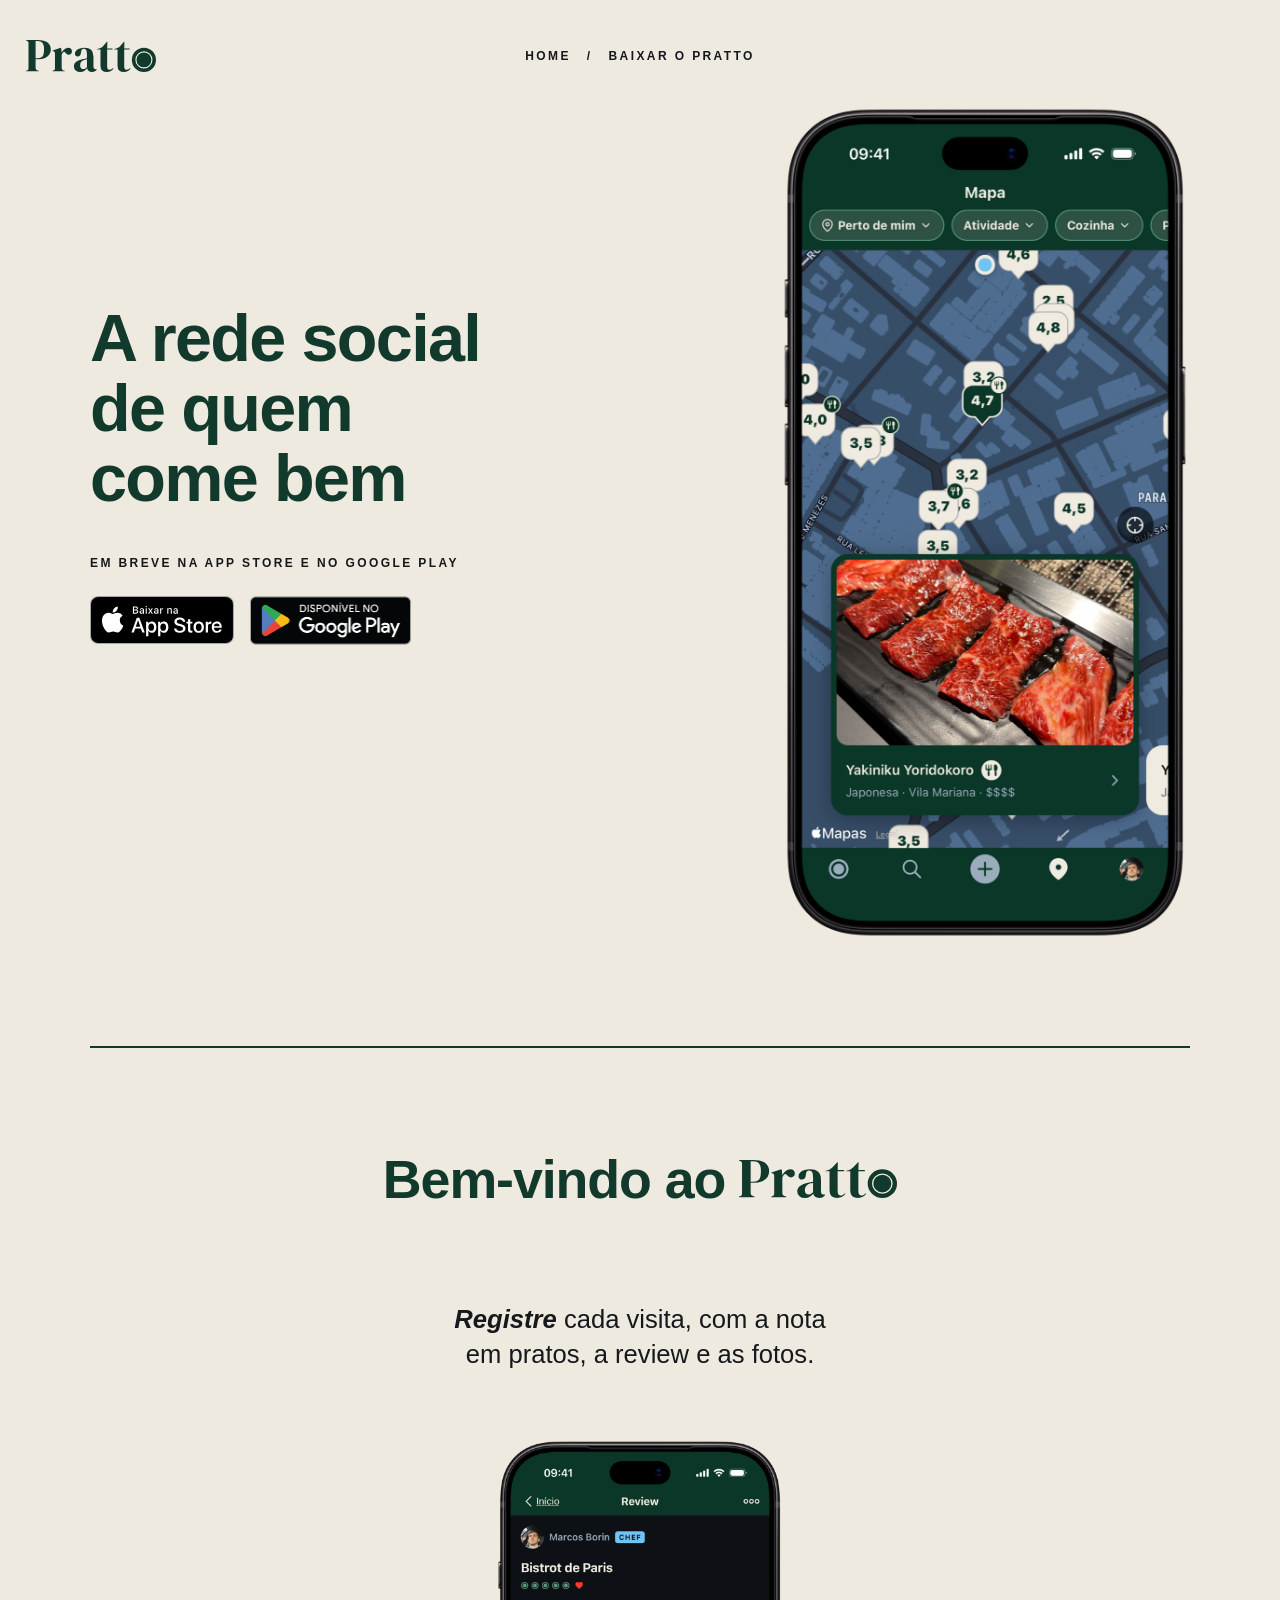
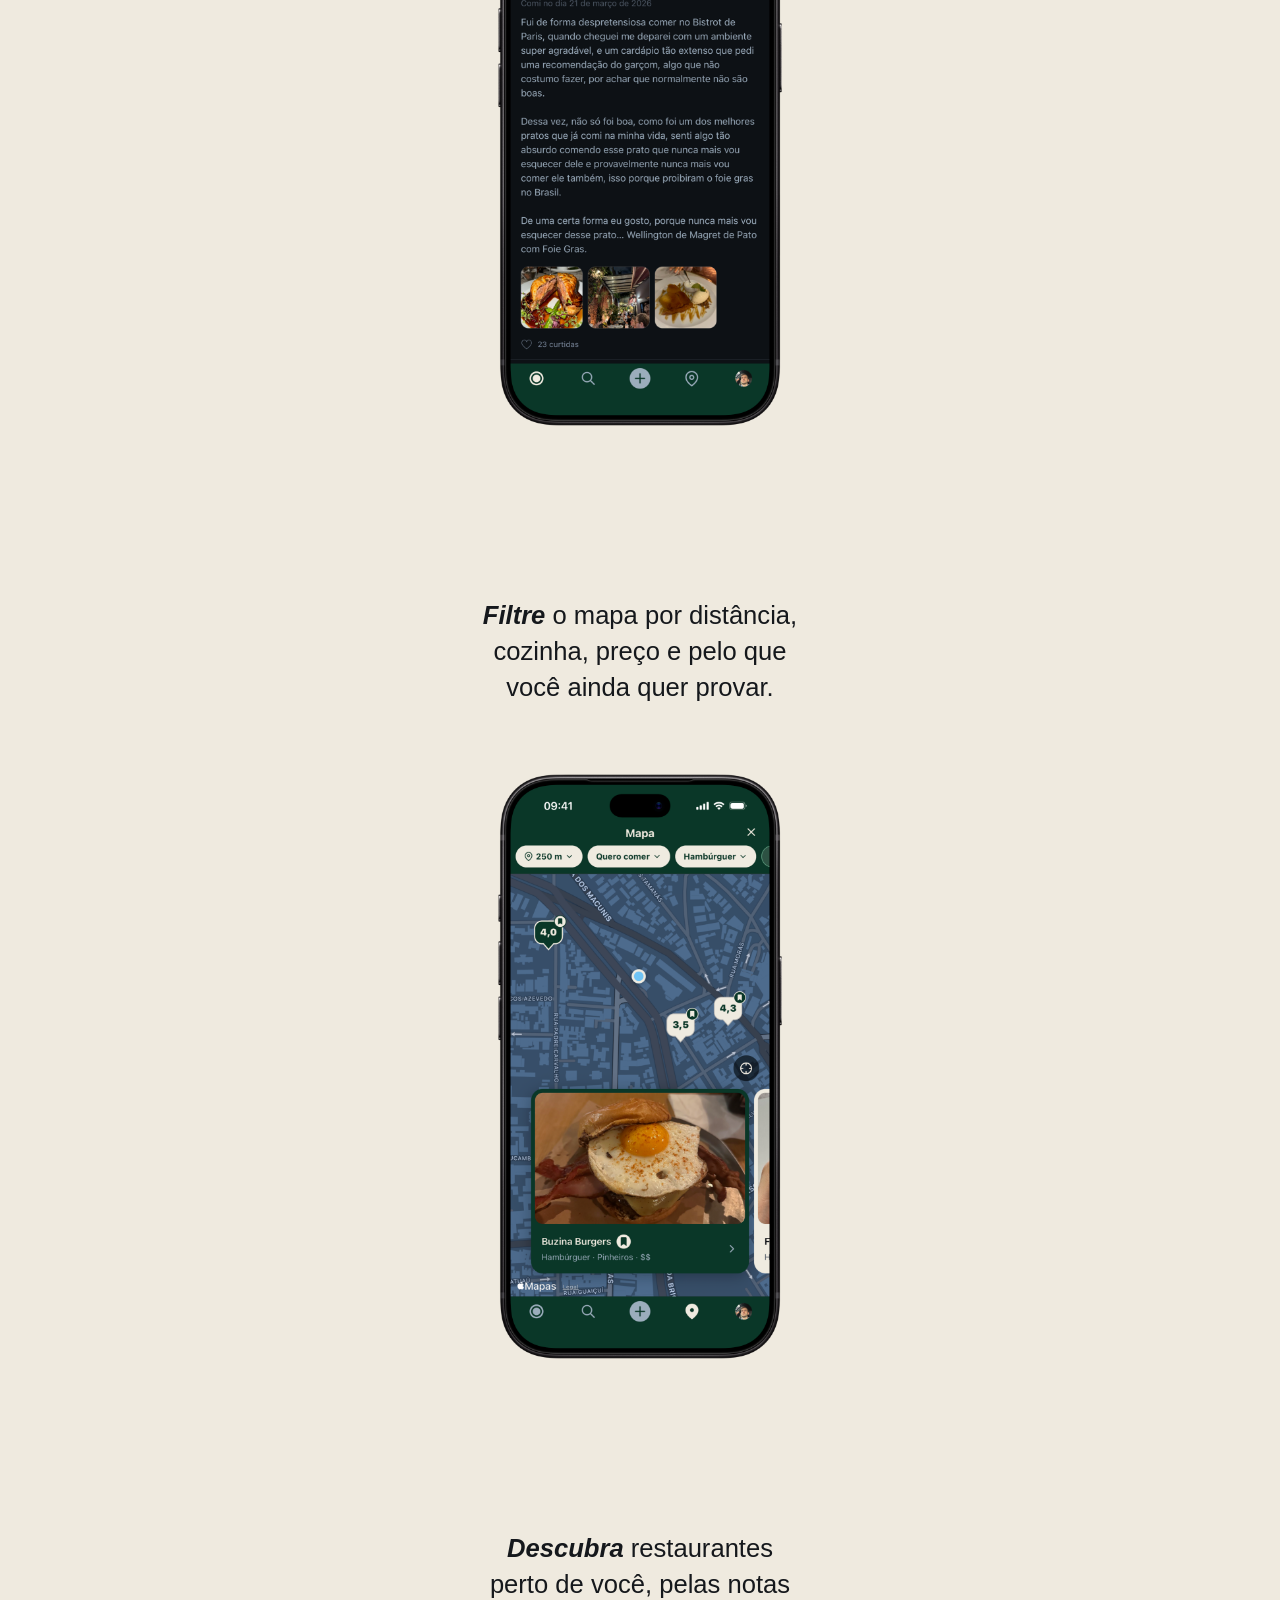
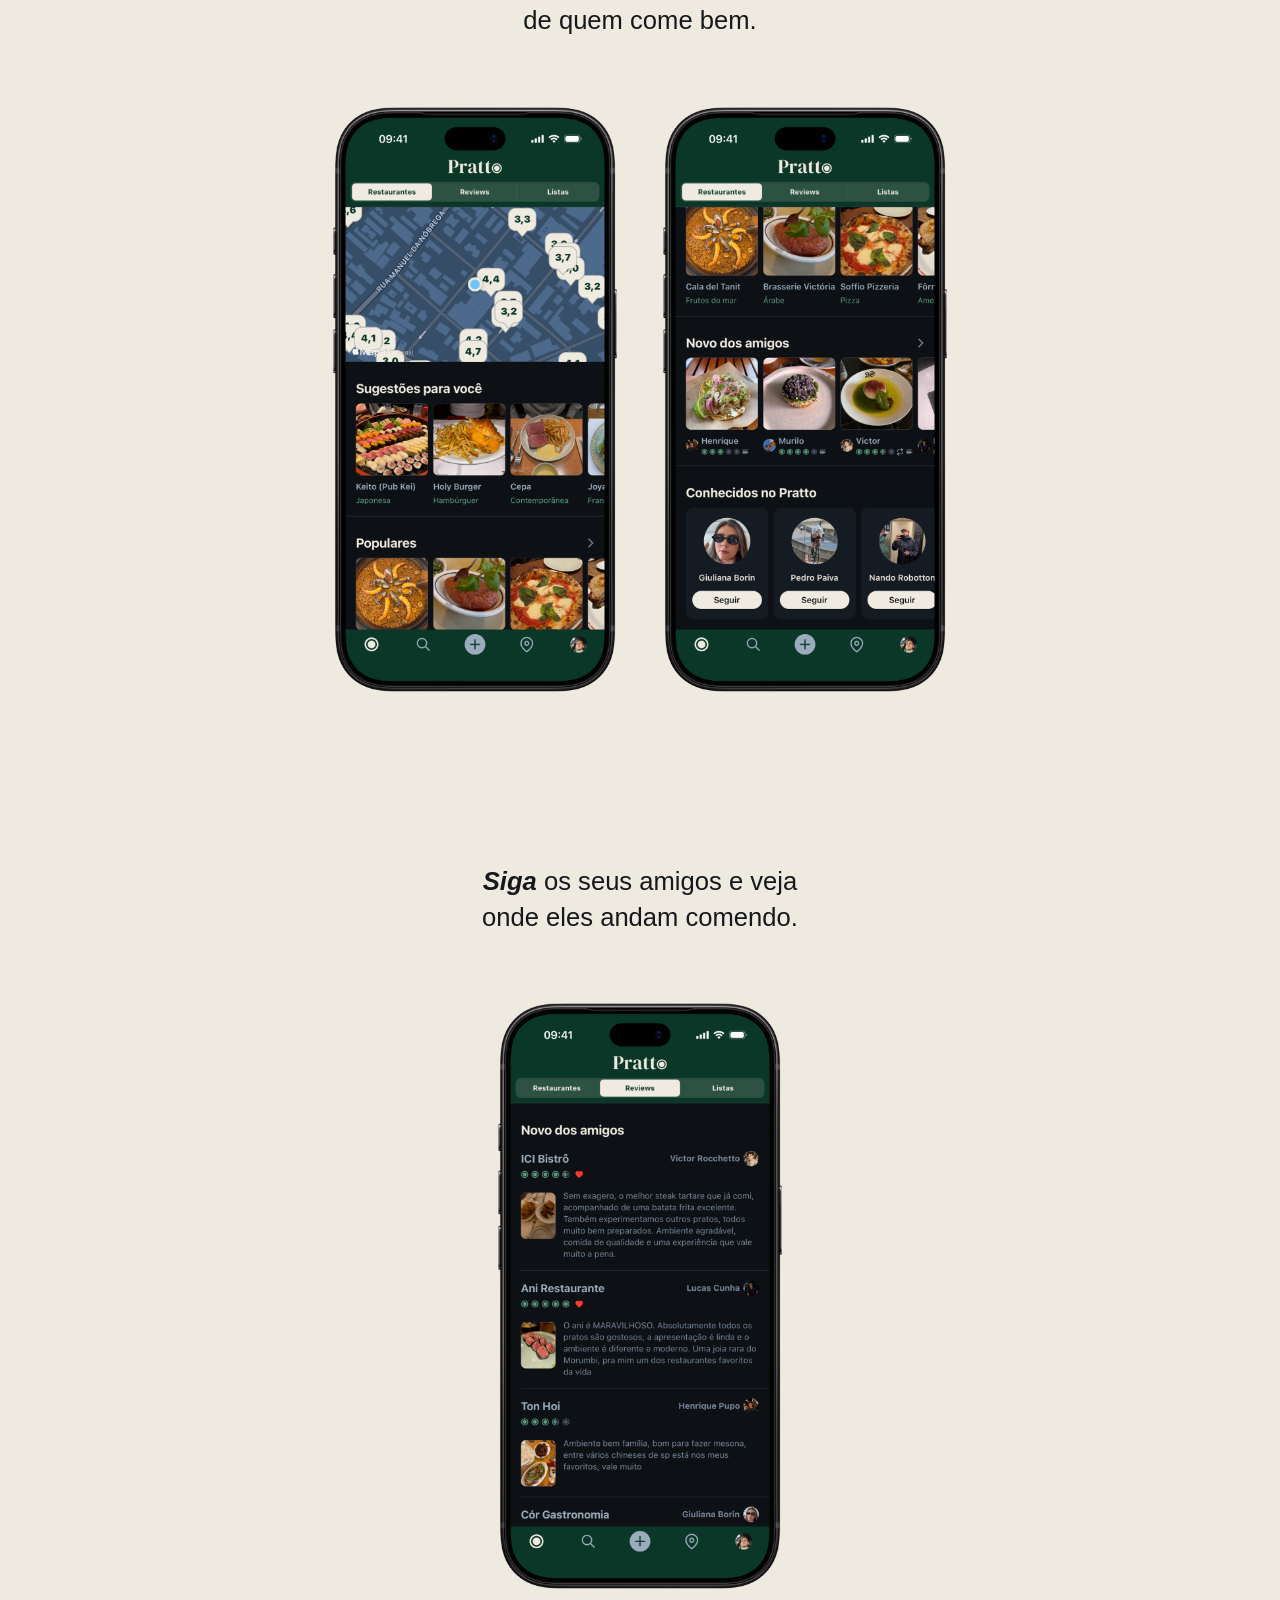
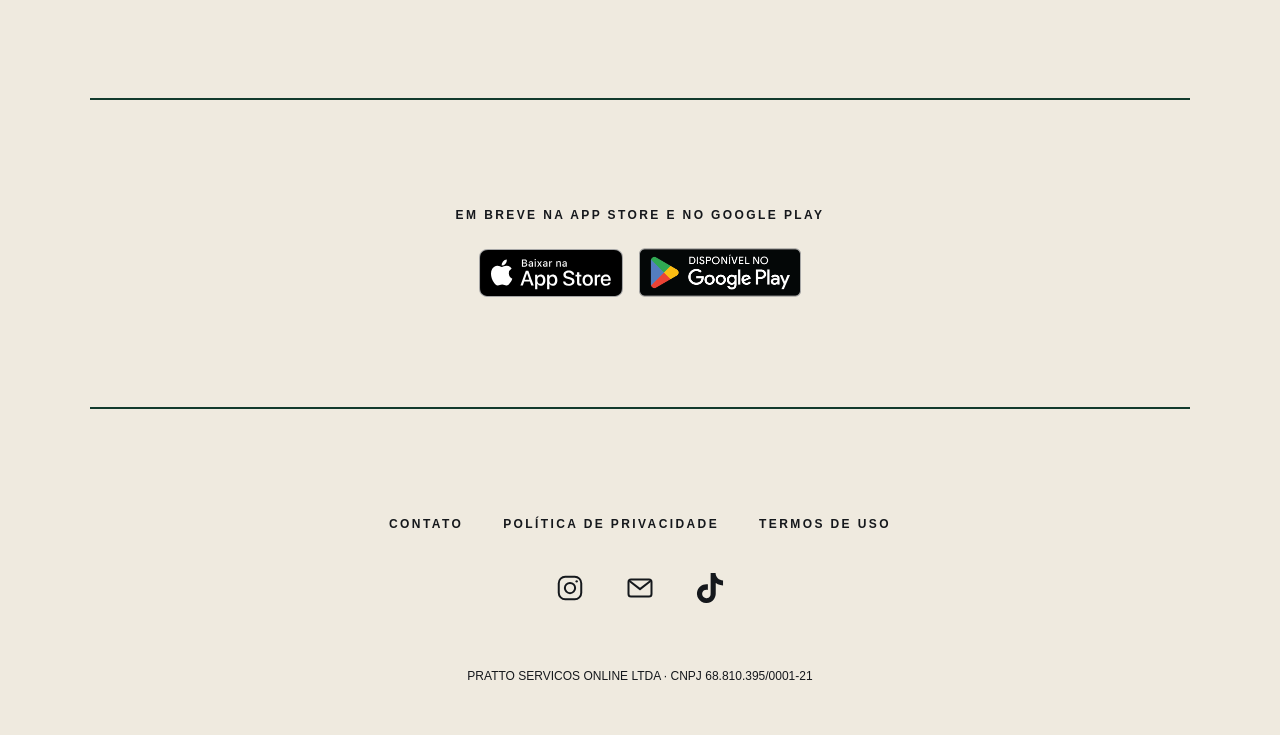
<file: index.html>
<!doctype html>
<html lang="pt-BR">
  <head>
    <meta charset="utf-8" />
    <meta name="viewport" content="width=device-width, initial-scale=1" />
    <title>Pratto: a rede social de quem come bem</title>
    <meta
      name="description"
      content="Registre cada visita, descubra restaurantes em São Paulo e siga os seus amigos. Em breve na App Store e no Google Play."
    />
    <meta name="theme-color" content="#efeadf" />
    <link rel="icon" href="/icone.svg" type="image/svg+xml" />
    <link rel="apple-touch-icon" href="/icone-180.png" />
    <style>      :root {
        --fundo: #efeadf;
        --verde: #123a2c;
        --texto: #15181c;
        --sem-serifa: -apple-system, BlinkMacSystemFont, 'Segoe UI', Roboto, Helvetica, Arial, sans-serif;
        --e1: 8px;
        --e2: 16px;
        --e3: 24px;
        --e4: 40px;
        --e5: 64px;
        --e6: 104px;
        --e7: 168px;
        --distancia: 110px;
        --margem-da-pagina: 51px;
      }
      * {
        box-sizing: border-box;
      }
      html {
        background: var(--fundo);
        -webkit-text-size-adjust: 100%;
        text-rendering: optimizeLegibility;
        -webkit-font-smoothing: antialiased;
      }
      body {
        margin: 0;
        background: var(--fundo);
        color: var(--texto);
        font: 17px/1.55 var(--sem-serifa);
      }
      a {
        color: inherit;
        text-decoration: none;
        -webkit-tap-highlight-color: transparent;
      }
      a:focus-visible {
        outline: 2px solid var(--verde);
        outline-offset: 4px;
        border-radius: 4px;
      }
      img {
        display: block;
      }
      .pagina {
        max-width: 1180px;
        margin: 0 auto;
        padding: 0 var(--e4);
      }
      .topo {
        display: grid;
        grid-template-columns: 1fr auto 1fr;
        align-items: center;
        padding: var(--e4) 0;
      }
      .topo .logo img {
        width: auto;
        height: 32px;
      }
      .topo .logo {
        --para-a-esquerda: 64px;
        justify-self: start;
        margin-left: calc(-1 * min(var(--para-a-esquerda), max(0px, (100vw - 1180px) / 2) + 24px));
      }
      .menu {
        display: flex;
        align-items: center;
        gap: var(--e2);
        white-space: nowrap;
      }
      .menu,
      .antes-das-lojas {
        font-size: 12px;
        font-weight: 600;
        letter-spacing: 0.2em;
      }
      .heroi {
        display: grid;
        grid-template-columns: minmax(0, 1fr) auto;
        align-items: start;
        gap: var(--e5);
        padding: 0 0 var(--distancia);
      }
      .heroi > div:first-child {
        padding-top: 192px;
      }
      .heroi h1 {
        max-inline-size: 14ch;
        margin: 0 0 var(--e4);
        color: var(--verde);
        font-size: clamp(38px, 5.2vw, 72px);
        font-weight: 700;
        line-height: 1.05;
        letter-spacing: -0.025em;
        text-wrap: balance;
      }
      .heroi .iphone {
        --largura: 410px;
        margin-top: calc(var(--distancia) - 112px - var(--largura) * 14 / 880);
        margin-bottom: calc(var(--largura) * -14 / 880);
      }
      .lojas {
        display: flex;
        align-items: center;
        flex-wrap: wrap;
        gap: var(--e2);
      }
      .lojas .selo-apple {
        height: 48px;
        width: auto;
      }
      .lojas .selo-google {
        height: 62.5px;
        width: auto;
        margin: -7.25px 0;
      }
      .iphone {
        width: var(--largura, 300px);
        height: auto;
        flex: none;
      }
      .par {
        display: flex;
        gap: var(--e3);
      }
      .par > :first-child {
        margin-left: auto;
      }
      .par > :last-child {
        margin-right: auto;
      }
      .fio {
        height: 0;
        margin: 0;
        border: 0;
        border-top: 2px solid var(--verde);
      }
      .logo-no-texto {
        display: inline-block;
        width: auto;
        height: 0.721em;
        vertical-align: -0.016em;
      }
      .bem-vindo {
        padding: var(--distancia) 0;
        text-align: center;
      }
      .bem-vindo h2 {
        margin: -0.15em 0 calc(var(--distancia) - 0.15em);
        color: var(--verde);
        font-size: clamp(32px, 4.2vw, 56px);
        font-weight: 700;
        line-height: 1.1;
        letter-spacing: -0.02em;
      }
      .vantagem + .vantagem {
        margin-top: var(--e7);
      }
      .vantagem p {
        max-inline-size: 30ch;
        margin: 0 auto var(--e5);
        color: var(--texto);
        font-size: clamp(21px, 2vw, 27px);
        line-height: 1.4;
        text-wrap: balance;
      }
      .vantagem:first-of-type p {
        margin-top: -0.35em;
      }
      .vantagem .rotulo {
        font-weight: 700;
        font-style: italic;
      }
      .vantagem .iphone {
        --largura: 290px;
      }
      .vantagem > .iphone {
        margin-inline: auto;
      }
      .vantagem:last-child > .iphone {
        margin-bottom: calc(var(--largura) * -14 / 880);
      }
      .vantagem .par {
        gap: var(--e4);
      }
      .antes-das-lojas {
        margin: 0 0 var(--e3);
        text-wrap: balance;
      }
      .fecho {
        padding: var(--distancia) 0;
        text-align: center;
      }
      .fecho .antes-das-lojas {
        margin-top: -4px;
      }
      .fecho .lojas {
        justify-content: center;
      }
      .pe {
        padding: calc(var(--distancia) - 4px) 0 calc(var(--margem-da-pagina) - 2.5px);
        border-top: 2px solid var(--verde);
        text-align: center;
      }
      .pe-links {
        display: flex;
        justify-content: center;
        flex-wrap: wrap;
        gap: var(--e2) var(--e4);
        margin-bottom: var(--e4);
        font-size: 12px;
        font-weight: 600;
        letter-spacing: 0.2em;
      }
      .redes {
        display: flex;
        justify-content: center;
        gap: var(--e4);
        margin-bottom: var(--e5);
      }
      .redes svg {
        display: block;
        width: 30px;
        height: 30px;
      }
      .miudo {
        max-width: 640px;
        margin: 0 auto;
        font-size: 12px;
        line-height: 1.6;
      }
      .miudo p {
        margin: 0;
      }
      .sem-quebra {
        white-space: nowrap;
      }
      .baixar {
        --nome: min(260px, 64vw);
        --prato: calc(var(--nome) * 1260 / 2719);
        --pratinho: var(--prato);
        --altura-do-conjunto: calc(var(--nome) * 2334.6 / 2719 + var(--distancia) + 144px);
        position: fixed;
        inset: 0;
        z-index: 10;
        display: none;
        flex-direction: column;
        align-items: center;
        justify-content: center;
        gap: var(--e3);
        background:
          url('/imagens/fundo-pratinhos.svg')
            calc(50% + var(--pratinho) / 2)
            calc(50% + (var(--prato) - var(--altura-do-conjunto) + var(--pratinho) * 1.73205) / 2) /
            calc(var(--pratinho) * 2) auto,
          var(--verde);
        transition: opacity 0.3s ease;
      }
      .baixar.aberta {
        display: flex;
      }
      @supports (-webkit-touch-callout: none) {
        .baixar::before {
          content: '';
          position: absolute;
          inset: 0;
          z-index: -1;
          background: linear-gradient(
            var(--verde),
            rgba(18, 58, 44, 0) 72px,
            rgba(18, 58, 44, 0) calc(100% - 72px),
            var(--verde)
          );
        }
      }
      .baixar.saindo {
        opacity: 0;
        pointer-events: none;
      }
      @media (prefers-reduced-motion: reduce) {
        .baixar {
          transition: none;
        }
      }
      .baixar a:focus-visible {
        outline-color: var(--fundo);
      }
      .baixar .logo-grande {
        position: relative;
        margin-bottom: calc(var(--distancia) - var(--e3));
      }
      .baixar .logo-grande img {
        width: var(--nome);
        height: auto;
      }
      .baixar .no-prato,
      .baixar .no-nome {
        position: absolute;
      }
      .baixar .no-prato {
        top: 0;
        left: 26.811%;
        width: 46.341%;
        height: 53.971%;
        border-radius: 50%;
      }
      .baixar .no-nome {
        top: 71.087%;
        left: 0;
        width: 100%;
        height: 28.913%;
      }
      .baixar a:has(> .selo-google) {
        flex: none;
        overflow: hidden;
      }
      .baixar .selo-apple {
        height: 60px;
        width: auto;
      }
      .baixar .selo-google {
        height: 78px;
        width: auto;
        margin: -9px 0;
      }
      body.travada {
        overflow: hidden;
      }
      html:has(body.travada) {
        background: var(--verde);
      }
      @media (max-width: 860px) {
        :root {
          --margem-da-pagina: 29.5px;
        }
        .baixar {
          --pratinho: calc(var(--prato) / 2);
        }
        .pagina {
          padding: 0 var(--e3);
        }
        .topo {
          grid-template-columns: auto 1fr;
          padding: var(--e3) 0;
        }
        .topo .logo img {
          height: 23px;
        }
        .topo .logo {
          margin-left: -8px;
        }
        .menu {
          justify-self: end;
          gap: 10px;
        }
        .menu,
        .antes-das-lojas {
          letter-spacing: 0.14em;
        }
        .topo > span {
          display: none;
        }
        .heroi {
          grid-template-columns: 1fr;
          justify-items: center;
          gap: var(--e5);
          padding: var(--e4) 0 var(--distancia);
          text-align: center;
        }
        .heroi > div:first-child {
          padding-top: 0;
        }
        .heroi h1 {
          margin-inline: auto;
        }
        .lojas {
          justify-content: center;
        }
        .heroi .iphone {
          --largura: min(310px, calc(100vw - 48px));
          margin-top: 0;
        }
        .vantagem + .vantagem {
          margin-top: var(--e6);
        }
        .vantagem .iphone {
          --largura: 250px;
        }
      }
      @media (max-width: 720px) {
        .par,
        .vantagem .par {
          gap: var(--e2);
          margin-inline: calc(-1 * var(--e3));
          padding-inline: var(--e3);
          overflow-x: auto;
          scroll-snap-type: x mandatory;
          scrollbar-width: none;
        }
        .par::-webkit-scrollbar {
          display: none;
        }
        .par .iphone,
        .vantagem .par .iphone {
          --largura: 270px;
          scroll-snap-align: center;
        }
      }
      @media (max-width: 359px) {
        :root {
          --margem-da-pagina: 31.5px;
        }
        .menu {
          gap: 6px;
        }
        .menu,
        .antes-das-lojas {
          font-size: 10px;
          letter-spacing: 0.08em;
        }
      }
      @media (max-height: 520px) and (min-width: 560px) {
        .baixar {
          --nome: 160px;
          --altura-do-conjunto: calc(var(--nome) * 2334.6 / 2719 + var(--e4) + 60px);
        }
        .baixar.aberta {
          display: grid;
          grid-template-columns: auto auto;
          justify-content: center;
          align-content: center;
          justify-items: center;
          align-items: center;
          gap: var(--e4) var(--e3);
        }
        .baixar .logo-grande {
          grid-column: 1 / -1;
          margin-bottom: 0;
        }
      }
      @media (pointer: coarse) {
        .topo .logo,
        .menu a,
        .pe-links a,
        .redes a {
          position: relative;
        }
        .topo .logo::after,
        .menu a::after,
        .pe-links a::after,
        .redes a::after {
          content: '';
          position: absolute;
          inset: -14px -6px;
        }
        .pe-links a::after {
          inset: -8px -6px;
        }
        .redes a::after {
          inset: -10px;
        }
      }
</style>
  </head>
  <body>
    <div class="pagina">
      <header class="topo">
        <a class="logo" href="/" aria-label="Pratto, início">
          <img src="/imagens/logo-verde-justo.svg" alt="Pratto" width="130" height="32" />
        </a>
        <nav class="menu" aria-label="Principal">
          <a href="/">HOME</a>
          <span class="barra" aria-hidden="true">/</span>
          <a href="#baixar">BAIXAR O PRATTO</a>
        </nav>
        <span></span>
      </header>

      <main>
        <section class="heroi">
          <div>
            <h1>A rede social de&nbsp;quem come bem</h1>
            <p class="antes-das-lojas">EM BREVE NA APP STORE E NO GOOGLE PLAY</p>
            <div class="lojas">
              <a href="#"><img class="selo-apple" src="/imagens/selo-app-store.svg" alt="Baixar na App Store" /></a>
              <a href="#"><img class="selo-google" src="/imagens/selo-google-play.png" alt="Disponível no Google Play" /></a>
            </div>
          </div>
          <img class="iphone" width="880" height="1800" src="/imagens/iphone-mapa.png" alt="O mapa do Pratto, com as notas dos restaurantes perto de você e o cartão de uma casa, num iPhone" />
        </section>

        <hr class="fio" />

        <section class="bem-vindo">
          <h2>Bem-vindo ao <img class="logo-no-texto" src="/imagens/logo-verde-justo.svg" alt="Pratto" /></h2>

          <div class="vantagem">
            <p><span class="rotulo">Registre</span> cada visita, com a nota em pratos, a review e as fotos.</p>
            <img class="iphone" width="880" height="1800" loading="lazy" decoding="async" src="/imagens/iphone-review.png" alt="Uma review no Pratto, com a nota em pratos, o texto e as fotos, num iPhone" />
          </div>

          <div class="vantagem">
            <p><span class="rotulo">Filtre</span> o mapa por distância, cozinha, preço e pelo que você ainda quer provar.</p>
            <img class="iphone" width="880" height="1800" loading="lazy" decoding="async" src="/imagens/iphone-mapa-filtrado.png" alt="O mapa do Pratto filtrado por distância, Quero comer e cozinha, num iPhone" />
          </div>

          <div class="vantagem">
            <p><span class="rotulo">Descubra</span> restaurantes perto de você, pelas notas de quem come bem.</p>
            <div class="par">
              <img class="iphone" width="880" height="1800" loading="lazy" decoding="async" src="/imagens/iphone-inicio.png" alt="O Início do Pratto, com o mapa, as sugestões e os populares, num iPhone" />
              <img class="iphone" width="880" height="1800" loading="lazy" decoding="async" src="/imagens/iphone-inicio-embaixo.png" alt="O resto do Início do Pratto, com o que os amigos comeram e os conhecidos para seguir, num iPhone" />
            </div>
          </div>

          <div class="vantagem">
            <p><span class="rotulo">Siga</span> os seus amigos e veja onde eles andam comendo.</p>
            <img class="iphone" width="880" height="1800" loading="lazy" decoding="async" src="/imagens/iphone-reviews.png" alt="As reviews dos amigos no Início do Pratto, num iPhone" />
          </div>
        </section>

        <hr class="fio" />

        <section class="fecho">
          <p class="antes-das-lojas">EM BREVE NA APP STORE E NO GOOGLE PLAY</p>
          <div class="lojas">
            <a href="#"><img class="selo-apple" src="/imagens/selo-app-store.svg" alt="Baixar na App Store" /></a>
            <a href="#"><img class="selo-google" src="/imagens/selo-google-play.png" alt="Disponível no Google Play" /></a>
          </div>
        </section>
      </main>

      <footer class="pe">
        <nav class="pe-links" aria-label="Rodapé">
          <a href="https://wa.me/5511947237800" target="_blank" rel="noopener">CONTATO</a>
          <a href="/privacidade/">POLÍTICA DE PRIVACIDADE</a>
          <a href="/termos/">TERMOS DE USO</a>
        </nav>
        <div class="redes">
          <a href="https://www.instagram.com/prattoapp/" target="_blank" rel="noopener" aria-label="Instagram do Pratto">
            <svg viewBox="0 0 24 24" fill="none" stroke="currentColor" stroke-width="1.6" aria-hidden="true">
              <rect x="3" y="3" width="18" height="18" rx="5.2" />
              <circle cx="12" cy="12" r="4.1" />
              <circle cx="17.35" cy="6.65" r="0.95" fill="currentColor" stroke="none" />
            </svg>
          </a>
          <a href="mailto:contato@prattoapp.com.br" aria-label="E-mail do Pratto">
            <svg viewBox="0 0 24 24" fill="none" stroke="currentColor" stroke-width="1.6" stroke-linejoin="round" aria-hidden="true">
              <rect x="2.8" y="5.2" width="18.4" height="13.6" rx="2" />
              <path d="m3.6 6.4 8.4 6.5 8.4-6.5" />
            </svg>
          </a>
          <a href="https://www.tiktok.com/@prattoapp" target="_blank" rel="noopener" aria-label="TikTok do Pratto">
            <svg viewBox="0 0 24 24" fill="currentColor" aria-hidden="true">
              <path d="M12.53.02c1.31-.02 2.61-.01 3.91-.02.08 1.53.63 3.09 1.75 4.17 1.12 1.11 2.7 1.62 4.24 1.79v4.03c-1.44-.05-2.89-.35-4.2-.97-.57-.26-1.1-.59-1.62-.93-.01 2.92.01 5.84-.02 8.75-.08 1.4-.54 2.79-1.35 3.94-1.31 1.92-3.58 3.17-5.91 3.21-1.43.08-2.86-.31-4.08-1.03-2.02-1.19-3.44-3.37-3.65-5.71-.02-.5-.03-1-.01-1.49.18-1.9 1.12-3.72 2.58-4.96 1.66-1.44 3.98-2.13 6.15-1.72.02 1.48-.04 2.96-.04 4.44-.99-.32-2.15-.23-3.02.37-.63.41-1.11 1.04-1.36 1.75-.21.51-.15 1.07-.14 1.61.24 1.64 1.82 3.02 3.5 2.87 1.12-.01 2.19-.66 2.77-1.61.19-.33.4-.67.41-1.06.1-1.79.06-3.57.07-5.36.01-4.03-.01-8.05.02-12.07z" />
            </svg>
          </a>
        </div>
        <div class="miudo">
          <p>PRATTO SERVICOS ONLINE LTDA · <span class="sem-quebra">CNPJ 68.810.395/0001-21</span></p>
        </div>
      </footer>
    </div>

    <div class="baixar" id="pagina-de-baixar" aria-hidden="true">
      <div class="logo-grande">
        <img src="/imagens/logo-vertical-creme.svg" alt="Pratto" width="260" height="223" />
        <a class="no-prato" href="/" aria-label="Voltar ao início"></a>
        <a class="no-nome" href="/" tabindex="-1" aria-hidden="true"></a>
      </div>
      <a href="#"><img class="selo-apple" src="/imagens/selo-app-store.svg" alt="Baixar na App Store" /></a>
      <a href="#"><img class="selo-google" src="/imagens/selo-google-play.png" alt="Disponível no Google Play" /></a>
    </div>

    <script>      const paginaDeBaixar = document.getElementById('pagina-de-baixar');
      const corDoNavegador = document.querySelector('meta[name="theme-color"]');
      const mostrar = () => {
        const aberta = location.hash === '#baixar';
        paginaDeBaixar.classList.remove('saindo');
        paginaDeBaixar.classList.toggle('aberta', aberta);
        paginaDeBaixar.setAttribute('aria-hidden', String(!aberta));
        document.body.classList.toggle('travada', aberta);
        corDoNavegador.content = aberta ? '#123a2c' : '#efeadf';
      };
      addEventListener('hashchange', mostrar);
      mostrar();
      const TEMPO_SAINDO = 300;
      const sair = () => {
        if (paginaDeBaixar.classList.contains('saindo')) return;
        paginaDeBaixar.classList.add('saindo');
        corDoNavegador.content = '#efeadf';
        setTimeout(() => {
          history.pushState(null, '', location.pathname);
          mostrar();
        }, TEMPO_SAINDO);
      };
      document.querySelectorAll('.logo-grande a').forEach((a) =>
        a.addEventListener('click', (e) => {
          if (e.metaKey || e.ctrlKey || e.shiftKey || e.altKey) return;
          e.preventDefault();
          sair();
        }),
      );
      document.addEventListener('keydown', (e) => {
        if (e.key === 'Escape' && paginaDeBaixar.classList.contains('aberta')) sair();
      });
      const TEMPO_APAGADA = 150;
      document.querySelectorAll('.topo a[href="/"]').forEach((a) =>
        a.addEventListener('click', (e) => {
          if (e.metaKey || e.ctrlKey || e.shiftKey || e.altKey) return;
          e.preventDefault();
          document.body.style.visibility = 'hidden';
          scrollTo(0, 0);
          setTimeout(() => location.assign('/'), TEMPO_APAGADA);
        }),
      );
      addEventListener('pageshow', () => {
        document.body.style.visibility = '';
      });
      document.querySelectorAll('a[href="#"]').forEach((a) => a.addEventListener('click', (e) => e.preventDefault()));
</script>
  </body>
</html>
</file>
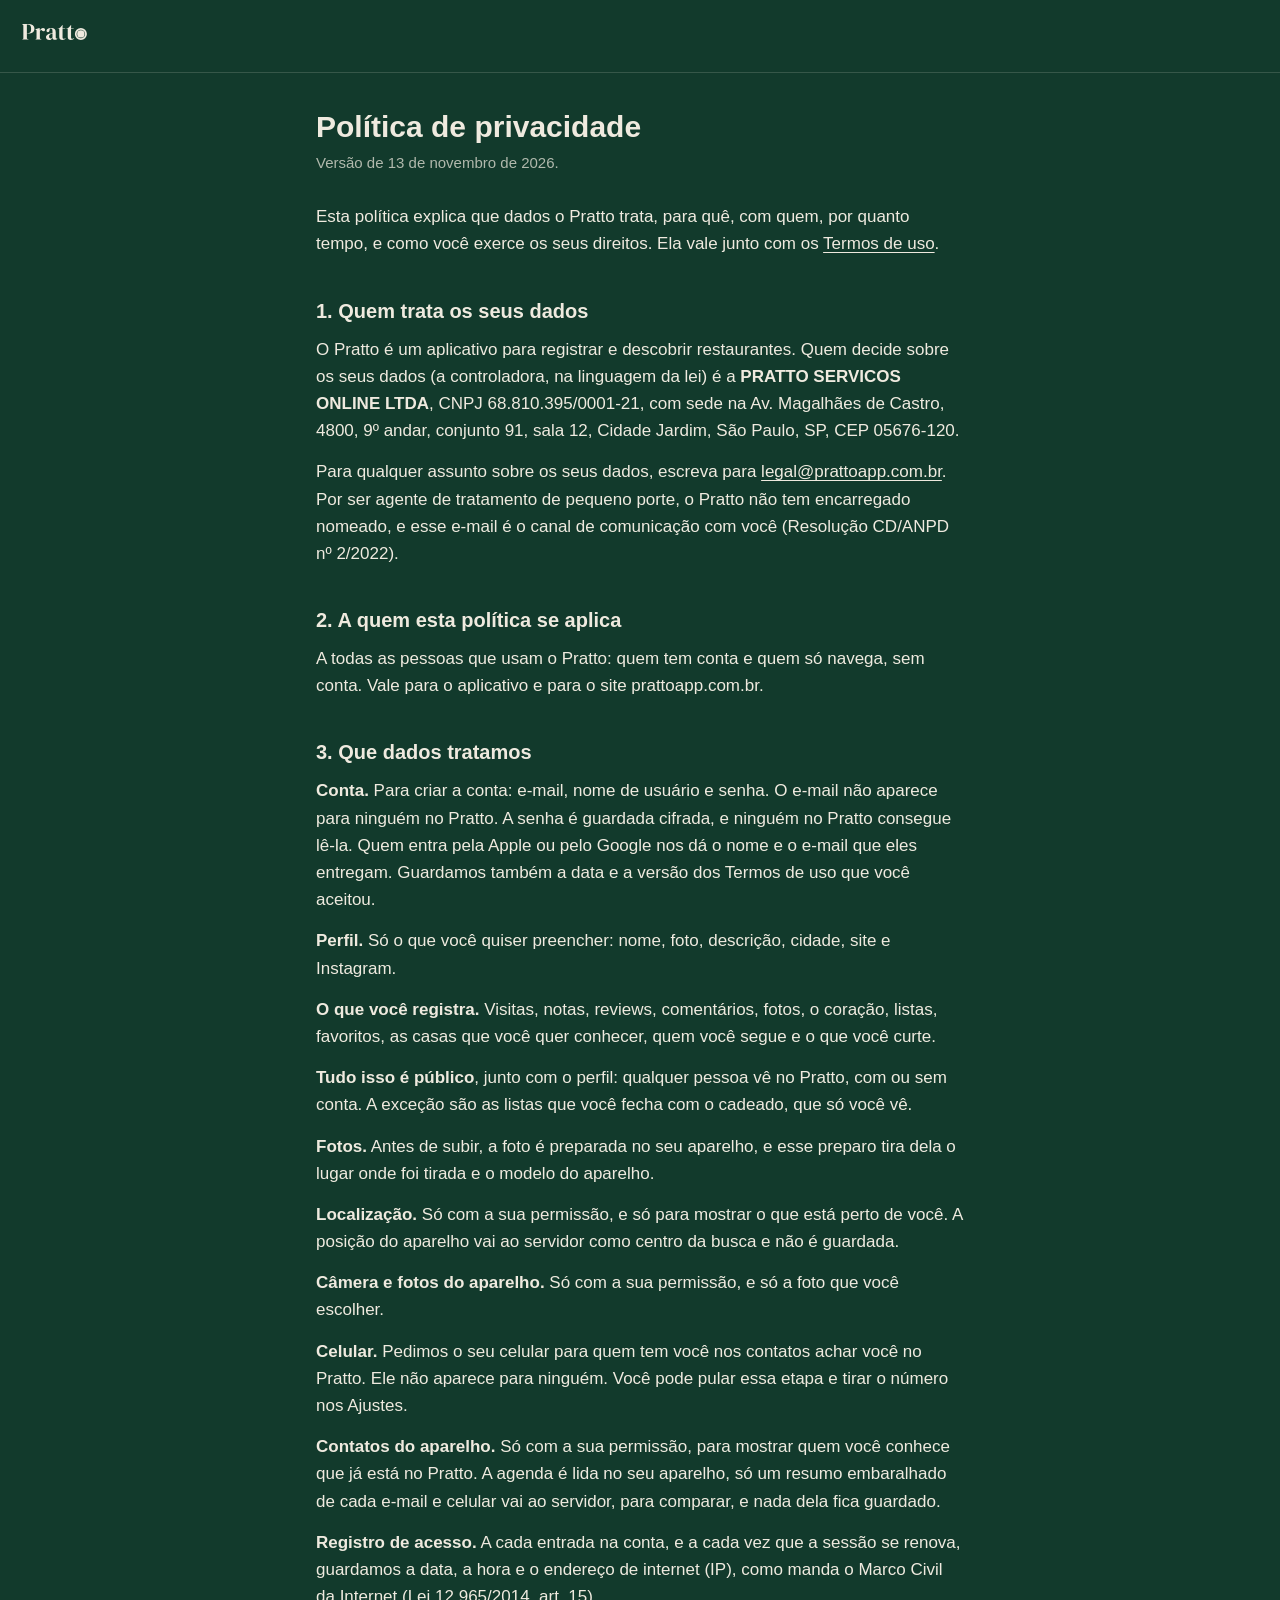
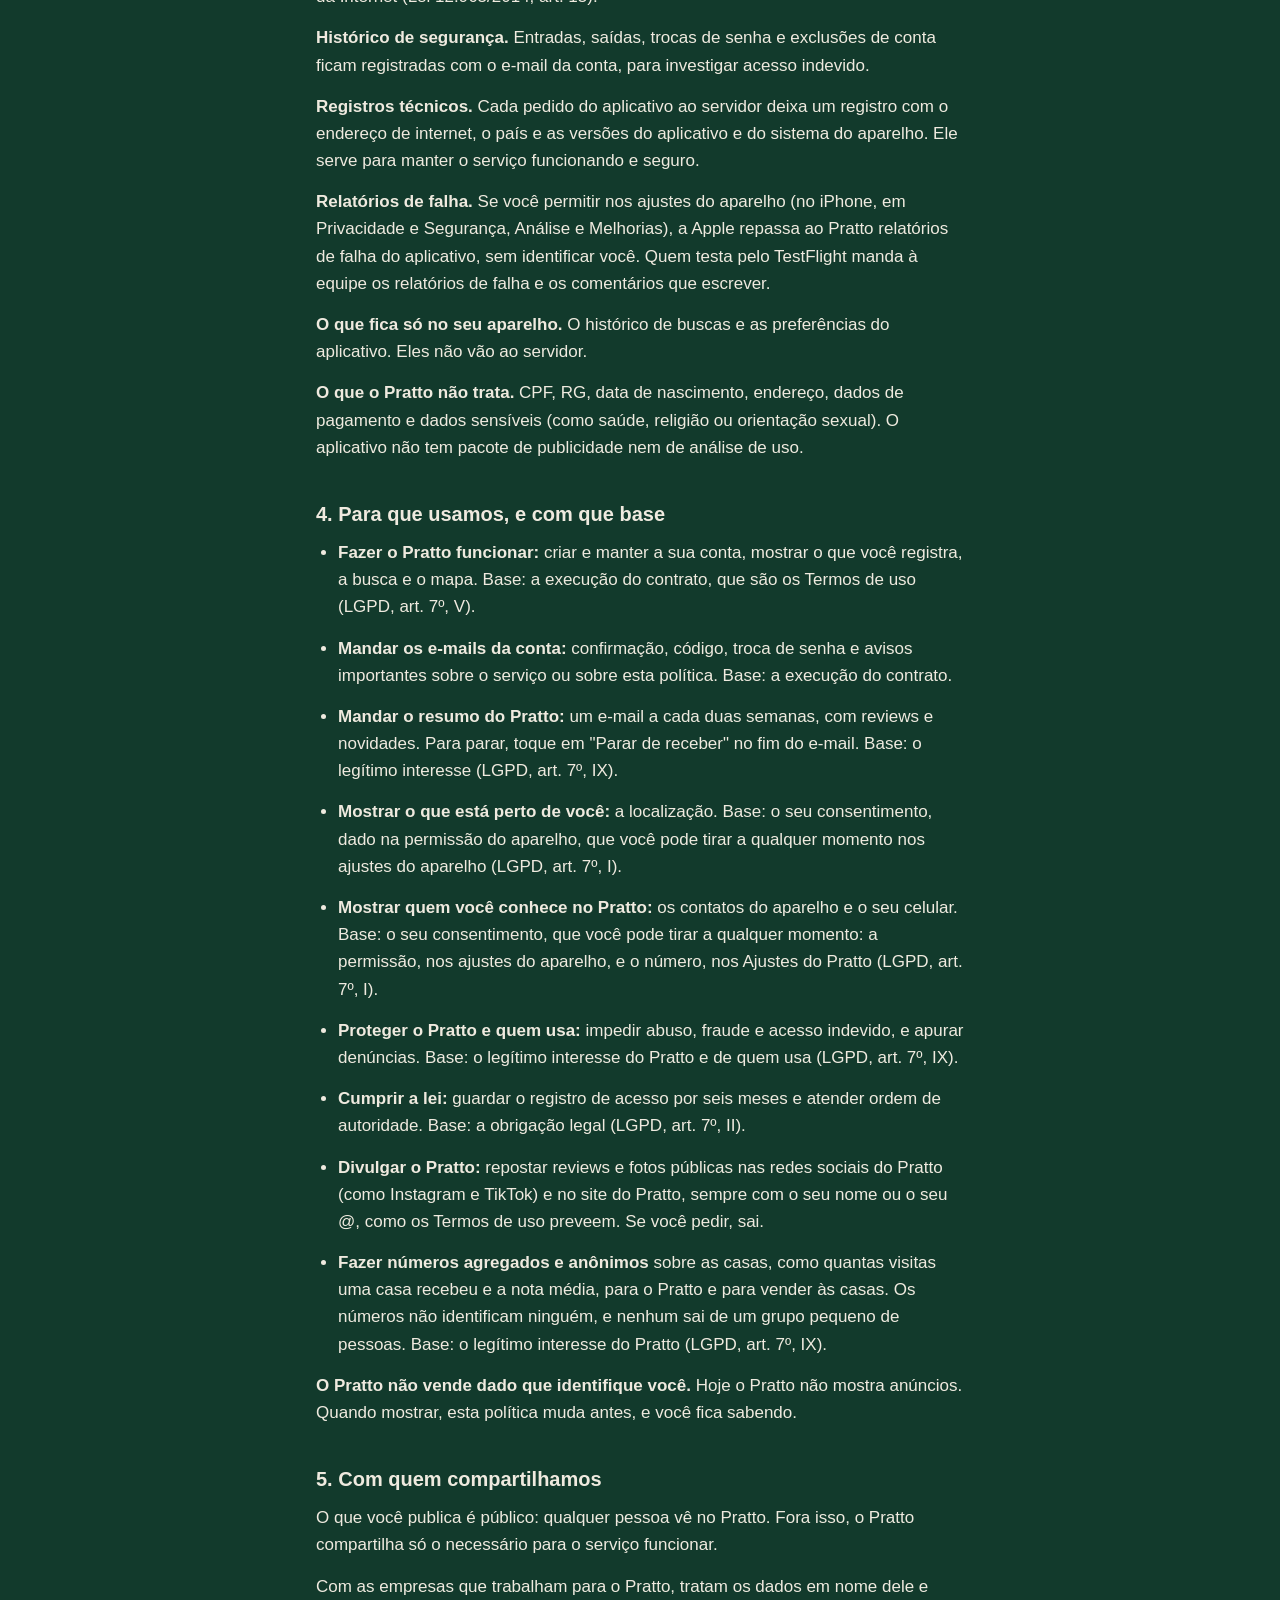
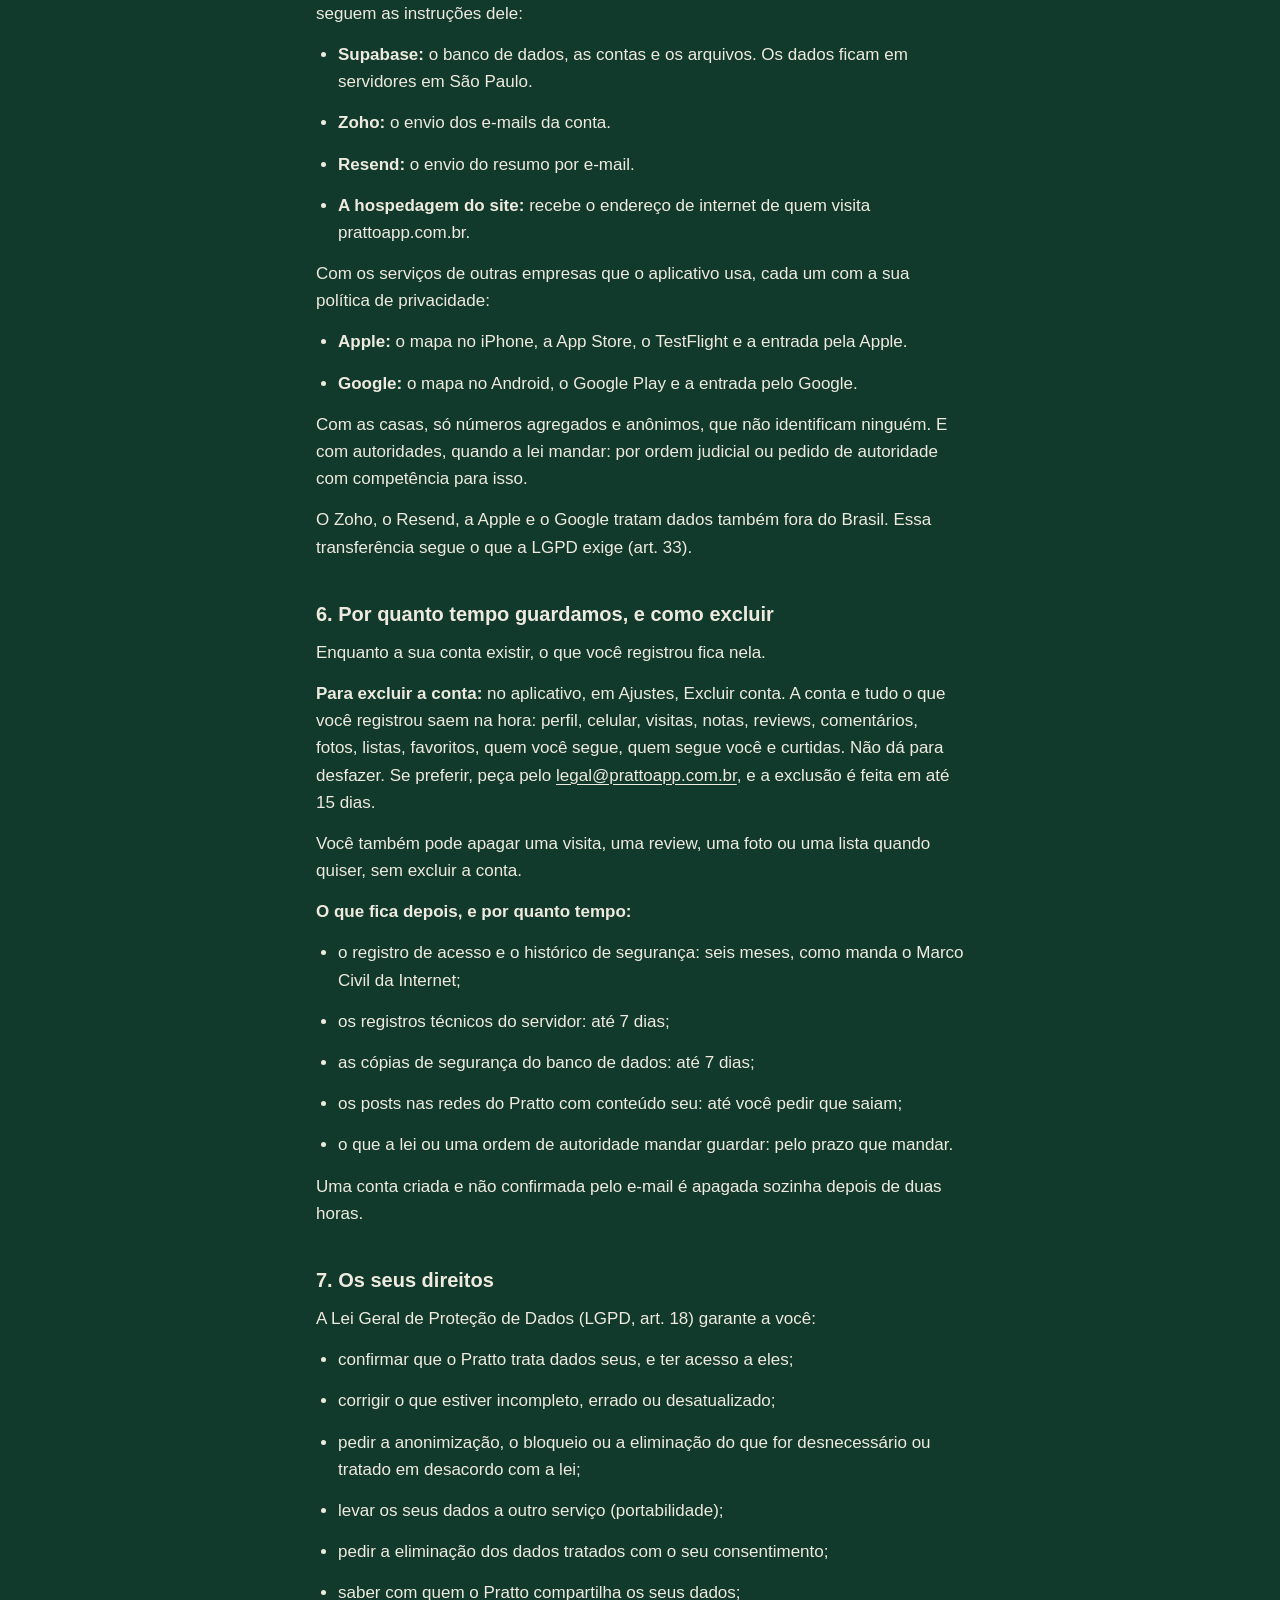
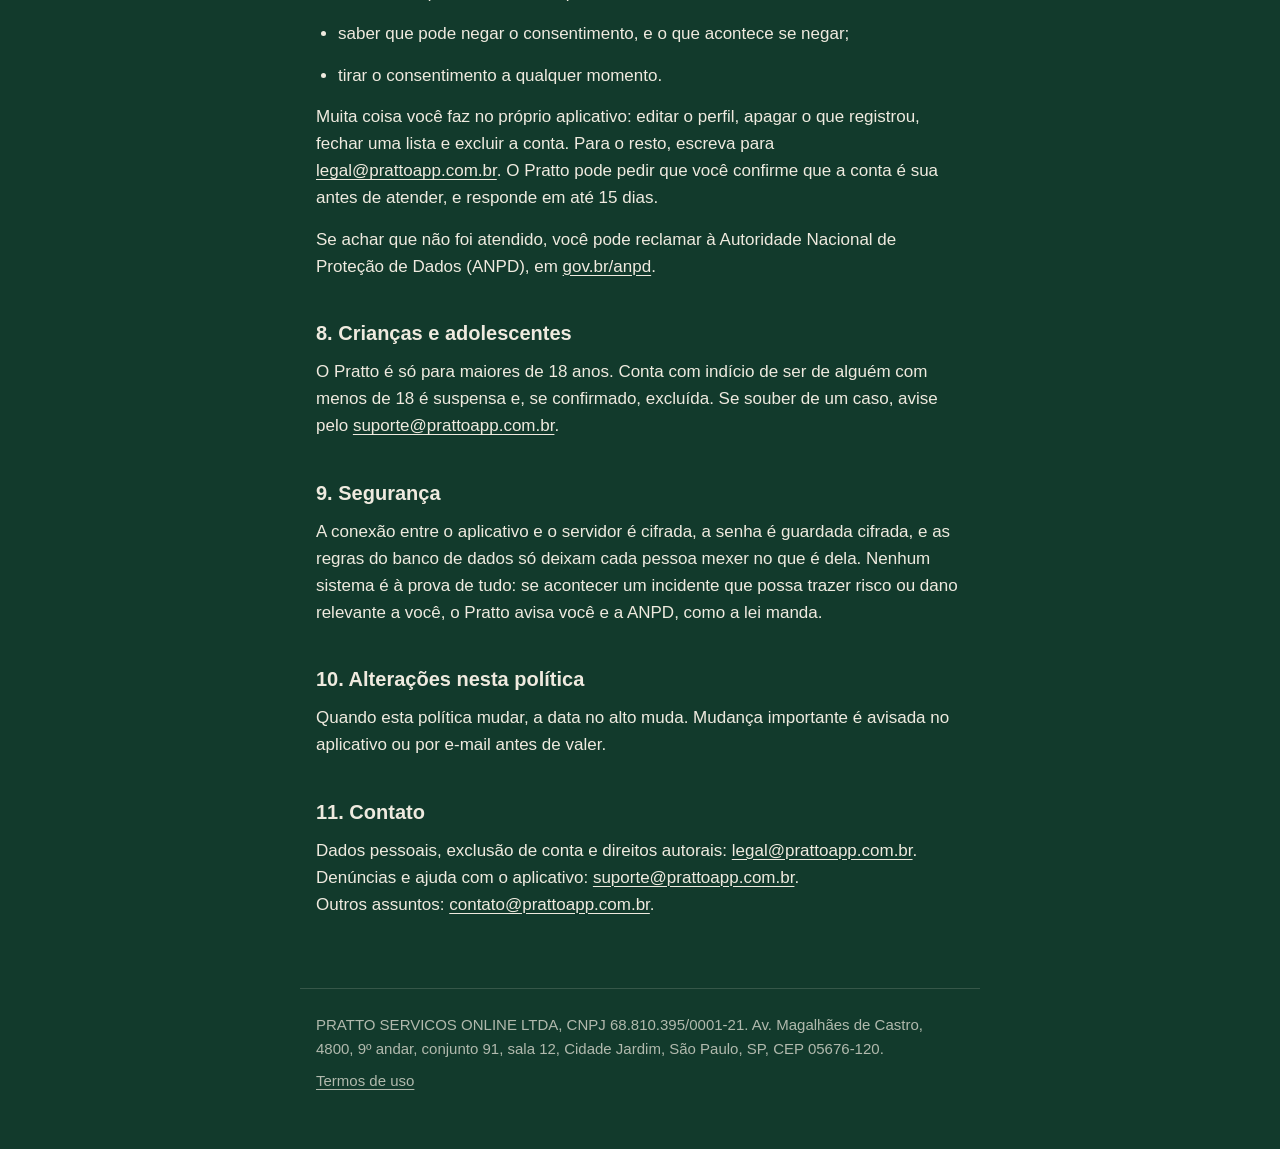
<file: privacidade/index.html>
<!doctype html>
<html lang="pt-BR">
  <head>
    <meta charset="utf-8" />
    <meta name="viewport" content="width=device-width, initial-scale=1" />
    <title>Política de privacidade do Pratto</title>
    <meta name="description" content="Que dados o Pratto trata, para quê, com quem, por quanto tempo, e como você exerce os seus direitos." />
    <meta name="theme-color" content="#123a2c" />
    <link rel="icon" href="/icone.svg" type="image/svg+xml" />
    <link rel="apple-touch-icon" href="/icone-180.png" />
    <link rel="stylesheet" href="/estilo.css" />
  </head>
  <body>
    <header class="topo">
      <a href="/"><img src="/marca.svg" alt="Pratto" width="520" height="190" /></a>
    </header>

    <main class="texto">
      <h1>Política de privacidade</h1>
      <p class="versao">Versão de 13 de novembro de 2026.</p>

      <p>
        Esta política explica que dados o Pratto trata, para quê, com quem, por quanto tempo, e como você exerce os
        seus direitos. Ela vale junto com os <a href="/termos/">Termos de uso</a>.
      </p>

      <h2>1. Quem trata os seus dados</h2>
      <p>
        O Pratto é um aplicativo para registrar e descobrir restaurantes. Quem decide sobre os seus dados (a
        controladora, na linguagem da lei) é a <strong>PRATTO SERVICOS ONLINE LTDA</strong>, CNPJ 68.810.395/0001-21,
        com sede na Av. Magalhães de Castro, 4800, 9º andar, conjunto 91, sala 12, Cidade Jardim, São Paulo, SP, CEP
        05676-120.
      </p>
      <p>
        Para qualquer assunto sobre os seus dados, escreva para
        <a href="mailto:legal@prattoapp.com.br">legal@prattoapp.com.br</a>. Por ser agente de tratamento
        de pequeno porte, o Pratto não tem encarregado nomeado, e esse e-mail é o canal de comunicação com você
        (Resolução CD/ANPD nº 2/2022).
      </p>

      <h2>2. A quem esta política se aplica</h2>
      <p>
        A todas as pessoas que usam o Pratto: quem tem conta e quem só navega, sem conta. Vale para o aplicativo e
        para o site prattoapp.com.br.
      </p>

      <h2>3. Que dados tratamos</h2>
      <p>
        <strong>Conta.</strong> Para criar a conta: e-mail, nome de usuário e senha. O e-mail não aparece para ninguém
        no Pratto. A senha é guardada cifrada, e ninguém no Pratto consegue lê-la. Quem entra pela Apple ou pelo Google
        nos dá o nome e o e-mail que eles entregam. Guardamos também a data e a versão dos Termos de uso que você
        aceitou.
      </p>
      <p>
        <strong>Perfil.</strong> Só o que você quiser preencher: nome, foto, descrição, cidade, site e Instagram.
      </p>
      <p>
        <strong>O que você registra.</strong> Visitas, notas, reviews, comentários, fotos, o coração, listas, favoritos, as casas
        que você quer conhecer, quem você segue e o que você curte.
      </p>
      <p>
        <strong>Tudo isso é público</strong>, junto com o perfil: qualquer pessoa vê no Pratto, com ou sem conta. A
        exceção são as listas que você fecha com o cadeado, que só você vê.
      </p>
      <p>
        <strong>Fotos.</strong> Antes de subir, a foto é preparada no seu aparelho, e esse preparo tira dela o lugar
        onde foi tirada e o modelo do aparelho.
      </p>
      <p>
        <strong>Localização.</strong> Só com a sua permissão, e só para mostrar o que está perto de você. A posição do
        aparelho vai ao servidor como centro da busca e não é guardada.
      </p>
      <p>
        <strong>Câmera e fotos do aparelho.</strong> Só com a sua permissão, e só a foto que você escolher.
      </p>
      <p>
        <strong>Celular.</strong> Pedimos o seu celular para quem tem você nos contatos achar você no Pratto. Ele não
        aparece para ninguém. Você pode pular essa etapa e tirar o número nos Ajustes.
      </p>
      <p>
        <strong>Contatos do aparelho.</strong> Só com a sua permissão, para mostrar quem você conhece que já está no
        Pratto. A agenda é lida no seu aparelho, só um resumo embaralhado de cada e-mail e celular vai ao servidor, para
        comparar, e nada dela fica guardado.
      </p>
      <p>
        <strong>Registro de acesso.</strong> A cada entrada na conta, e a cada vez que a sessão se renova, guardamos a
        data, a hora e o endereço de internet (IP), como manda o Marco Civil da Internet (Lei 12.965/2014, art. 15).
      </p>
      <p>
        <strong>Histórico de segurança.</strong> Entradas, saídas, trocas de senha e exclusões de conta ficam
        registradas com o e-mail da conta, para investigar acesso indevido.
      </p>
      <p>
        <strong>Registros técnicos.</strong> Cada pedido do aplicativo ao servidor deixa um registro com o endereço de
        internet, o país e as versões do aplicativo e do sistema do aparelho. Ele serve para manter o serviço
        funcionando e seguro.
      </p>
      <p>
        <strong>Relatórios de falha.</strong> Se você permitir nos ajustes do aparelho (no iPhone, em Privacidade e
        Segurança, Análise e Melhorias), a Apple repassa ao Pratto relatórios de falha do aplicativo, sem identificar
        você. Quem testa pelo TestFlight manda à equipe os relatórios de falha e os comentários que escrever.
      </p>
      <p>
        <strong>O que fica só no seu aparelho.</strong> O histórico de buscas e as preferências do aplicativo. Eles
        não vão ao servidor.
      </p>
      <p>
        <strong>O que o Pratto não trata.</strong> CPF, RG, data de nascimento, endereço, dados de pagamento e
        dados sensíveis (como saúde, religião ou orientação sexual). O aplicativo não tem pacote de publicidade nem de
        análise de uso.
      </p>

      <h2>4. Para que usamos, e com que base</h2>
      <ul>
        <li>
          <strong>Fazer o Pratto funcionar:</strong> criar e manter a sua conta, mostrar o que você registra, a busca
          e o mapa. Base: a execução do contrato, que são os Termos de uso (LGPD, art. 7º, V).
        </li>
        <li>
          <strong>Mandar os e-mails da conta:</strong> confirmação, código, troca de senha e avisos importantes sobre
          o serviço ou sobre esta política. Base: a execução do contrato.
        </li>
        <li>
          <strong>Mandar o resumo do Pratto:</strong> um e-mail a cada duas semanas, com reviews e novidades. Para
          parar, toque em "Parar de receber" no fim do e-mail. Base: o legítimo interesse (LGPD, art. 7º, IX).
        </li>
        <li>
          <strong>Mostrar o que está perto de você:</strong> a localização. Base: o seu consentimento, dado na
          permissão do aparelho, que você pode tirar a qualquer momento nos ajustes do aparelho (LGPD, art. 7º, I).
        </li>
        <li>
          <strong>Mostrar quem você conhece no Pratto:</strong> os contatos do aparelho e o seu celular. Base: o seu
          consentimento, que você pode tirar a qualquer momento: a permissão, nos ajustes do aparelho, e o número, nos
          Ajustes do Pratto (LGPD, art. 7º, I).
        </li>
        <li>
          <strong>Proteger o Pratto e quem usa:</strong> impedir abuso, fraude e acesso indevido, e apurar denúncias.
          Base: o legítimo interesse do Pratto e de quem usa (LGPD, art. 7º, IX).
        </li>
        <li>
          <strong>Cumprir a lei:</strong> guardar o registro de acesso por seis meses e atender ordem de autoridade.
          Base: a obrigação legal (LGPD, art. 7º, II).
        </li>
        <li>
          <strong>Divulgar o Pratto:</strong> repostar reviews e fotos públicas nas redes sociais do Pratto (como
          Instagram e TikTok) e no site do Pratto, sempre com o seu nome ou o seu @, como os Termos de uso preveem. Se
          você pedir, sai.
        </li>
        <li>
          <strong>Fazer números agregados e anônimos</strong> sobre as casas, como quantas visitas uma casa recebeu e
          a nota média, para o Pratto e para vender às casas. Os números não identificam ninguém, e nenhum sai de um
          grupo pequeno de pessoas. Base: o legítimo interesse do Pratto (LGPD, art. 7º, IX).
        </li>
      </ul>
      <p>
        <strong>O Pratto não vende dado que identifique você.</strong> Hoje o Pratto não mostra anúncios. Quando
        mostrar, esta política muda antes, e você fica sabendo.
      </p>

      <h2>5. Com quem compartilhamos</h2>
      <p>
        O que você publica é público: qualquer pessoa vê no Pratto. Fora isso, o Pratto compartilha só o necessário
        para o serviço funcionar.
      </p>
      <p>Com as empresas que trabalham para o Pratto, tratam os dados em nome dele e seguem as instruções dele:</p>
      <ul>
        <li><strong>Supabase:</strong> o banco de dados, as contas e os arquivos. Os dados ficam em servidores em São Paulo.</li>
        <li><strong>Zoho:</strong> o envio dos e-mails da conta.</li>
        <li><strong>Resend:</strong> o envio do resumo por e-mail.</li>
        <li><strong>A hospedagem do site:</strong> recebe o endereço de internet de quem visita prattoapp.com.br.</li>
      </ul>
      <p>Com os serviços de outras empresas que o aplicativo usa, cada um com a sua política de privacidade:</p>
      <ul>
        <li><strong>Apple:</strong> o mapa no iPhone, a App Store, o TestFlight e a entrada pela Apple.</li>
        <li><strong>Google:</strong> o mapa no Android, o Google Play e a entrada pelo Google.</li>
      </ul>
      <p>
        Com as casas, só números agregados e anônimos, que não identificam ninguém. E com autoridades, quando a lei
        mandar: por ordem judicial ou pedido de autoridade com competência para isso.
      </p>
      <p>
        O Zoho, o Resend, a Apple e o Google tratam dados também fora do Brasil. Essa transferência segue o que a LGPD exige
        (art. 33).
      </p>

      <h2>6. Por quanto tempo guardamos, e como excluir</h2>
      <p>Enquanto a sua conta existir, o que você registrou fica nela.</p>
      <p>
        <strong>Para excluir a conta:</strong> no aplicativo, em Ajustes, Excluir conta. A conta e tudo o que você
        registrou saem na hora: perfil, celular, visitas, notas, reviews, comentários, fotos, listas, favoritos, quem
        você segue, quem segue você e curtidas. Não dá para desfazer. Se preferir, peça pelo
        <a href="mailto:legal@prattoapp.com.br">legal@prattoapp.com.br</a>, e a exclusão é feita em até 15
        dias.
      </p>
      <p>Você também pode apagar uma visita, uma review, uma foto ou uma lista quando quiser, sem excluir a conta.</p>
      <p><strong>O que fica depois, e por quanto tempo:</strong></p>
      <ul>
        <li>o registro de acesso e o histórico de segurança: seis meses, como manda o Marco Civil da Internet;</li>
        <li>os registros técnicos do servidor: até 7 dias;</li>
        <li>as cópias de segurança do banco de dados: até 7 dias;</li>
        <li>os posts nas redes do Pratto com conteúdo seu: até você pedir que saiam;</li>
        <li>o que a lei ou uma ordem de autoridade mandar guardar: pelo prazo que mandar.</li>
      </ul>
      <p>Uma conta criada e não confirmada pelo e-mail é apagada sozinha depois de duas horas.</p>

      <h2>7. Os seus direitos</h2>
      <p>A Lei Geral de Proteção de Dados (LGPD, art. 18) garante a você:</p>
      <ul>
        <li>confirmar que o Pratto trata dados seus, e ter acesso a eles;</li>
        <li>corrigir o que estiver incompleto, errado ou desatualizado;</li>
        <li>pedir a anonimização, o bloqueio ou a eliminação do que for desnecessário ou tratado em desacordo com a lei;</li>
        <li>levar os seus dados a outro serviço (portabilidade);</li>
        <li>pedir a eliminação dos dados tratados com o seu consentimento;</li>
        <li>saber com quem o Pratto compartilha os seus dados;</li>
        <li>saber que pode negar o consentimento, e o que acontece se negar;</li>
        <li>tirar o consentimento a qualquer momento.</li>
      </ul>
      <p>
        Muita coisa você faz no próprio aplicativo: editar o perfil, apagar o que registrou, fechar uma lista e excluir
        a conta. Para o resto, escreva para
        <a href="mailto:legal@prattoapp.com.br">legal@prattoapp.com.br</a>. O Pratto pode pedir que você
        confirme que a conta é sua antes de atender, e responde em até 15 dias.
      </p>
      <p>
        Se achar que não foi atendido, você pode reclamar à Autoridade Nacional de Proteção de Dados (ANPD), em
        <a href="https://www.gov.br/anpd">gov.br/anpd</a>.
      </p>

      <h2>8. Crianças e adolescentes</h2>
      <p>
        O Pratto é só para maiores de 18 anos. Conta com indício de ser de alguém com menos de 18 é suspensa e, se
        confirmado, excluída. Se souber de um caso, avise pelo
        <a href="mailto:suporte@prattoapp.com.br">suporte@prattoapp.com.br</a>.
      </p>

      <h2>9. Segurança</h2>
      <p>
        A conexão entre o aplicativo e o servidor é cifrada, a senha é guardada cifrada, e as regras do banco de dados
        só deixam cada pessoa mexer no que é dela. Nenhum sistema é à prova de tudo: se acontecer um incidente que
        possa trazer risco ou dano relevante a você, o Pratto avisa você e a ANPD, como a lei manda.
      </p>

      <h2>10. Alterações nesta política</h2>
      <p>
        Quando esta política mudar, a data no alto muda. Mudança importante é avisada no aplicativo ou por e-mail
        antes de valer.
      </p>

      <h2>11. Contato</h2>
      <p>
        Dados pessoais, exclusão de conta e direitos autorais:
        <a href="mailto:legal@prattoapp.com.br">legal@prattoapp.com.br</a>.<br />
        Denúncias e ajuda com o aplicativo: <a href="mailto:suporte@prattoapp.com.br">suporte@prattoapp.com.br</a>.<br />
        Outros assuntos: <a href="mailto:contato@prattoapp.com.br">contato@prattoapp.com.br</a>.
      </p>
    </main>

    <footer class="pe">
      <p>
        PRATTO SERVICOS ONLINE LTDA, CNPJ 68.810.395/0001-21. Av. Magalhães de Castro, 4800, 9º andar, conjunto 91,
        sala 12, Cidade Jardim, São Paulo, SP, CEP 05676-120.
      </p>
      <p><a href="/termos/">Termos de uso</a></p>
    </footer>
  </body>
</html>
</file>
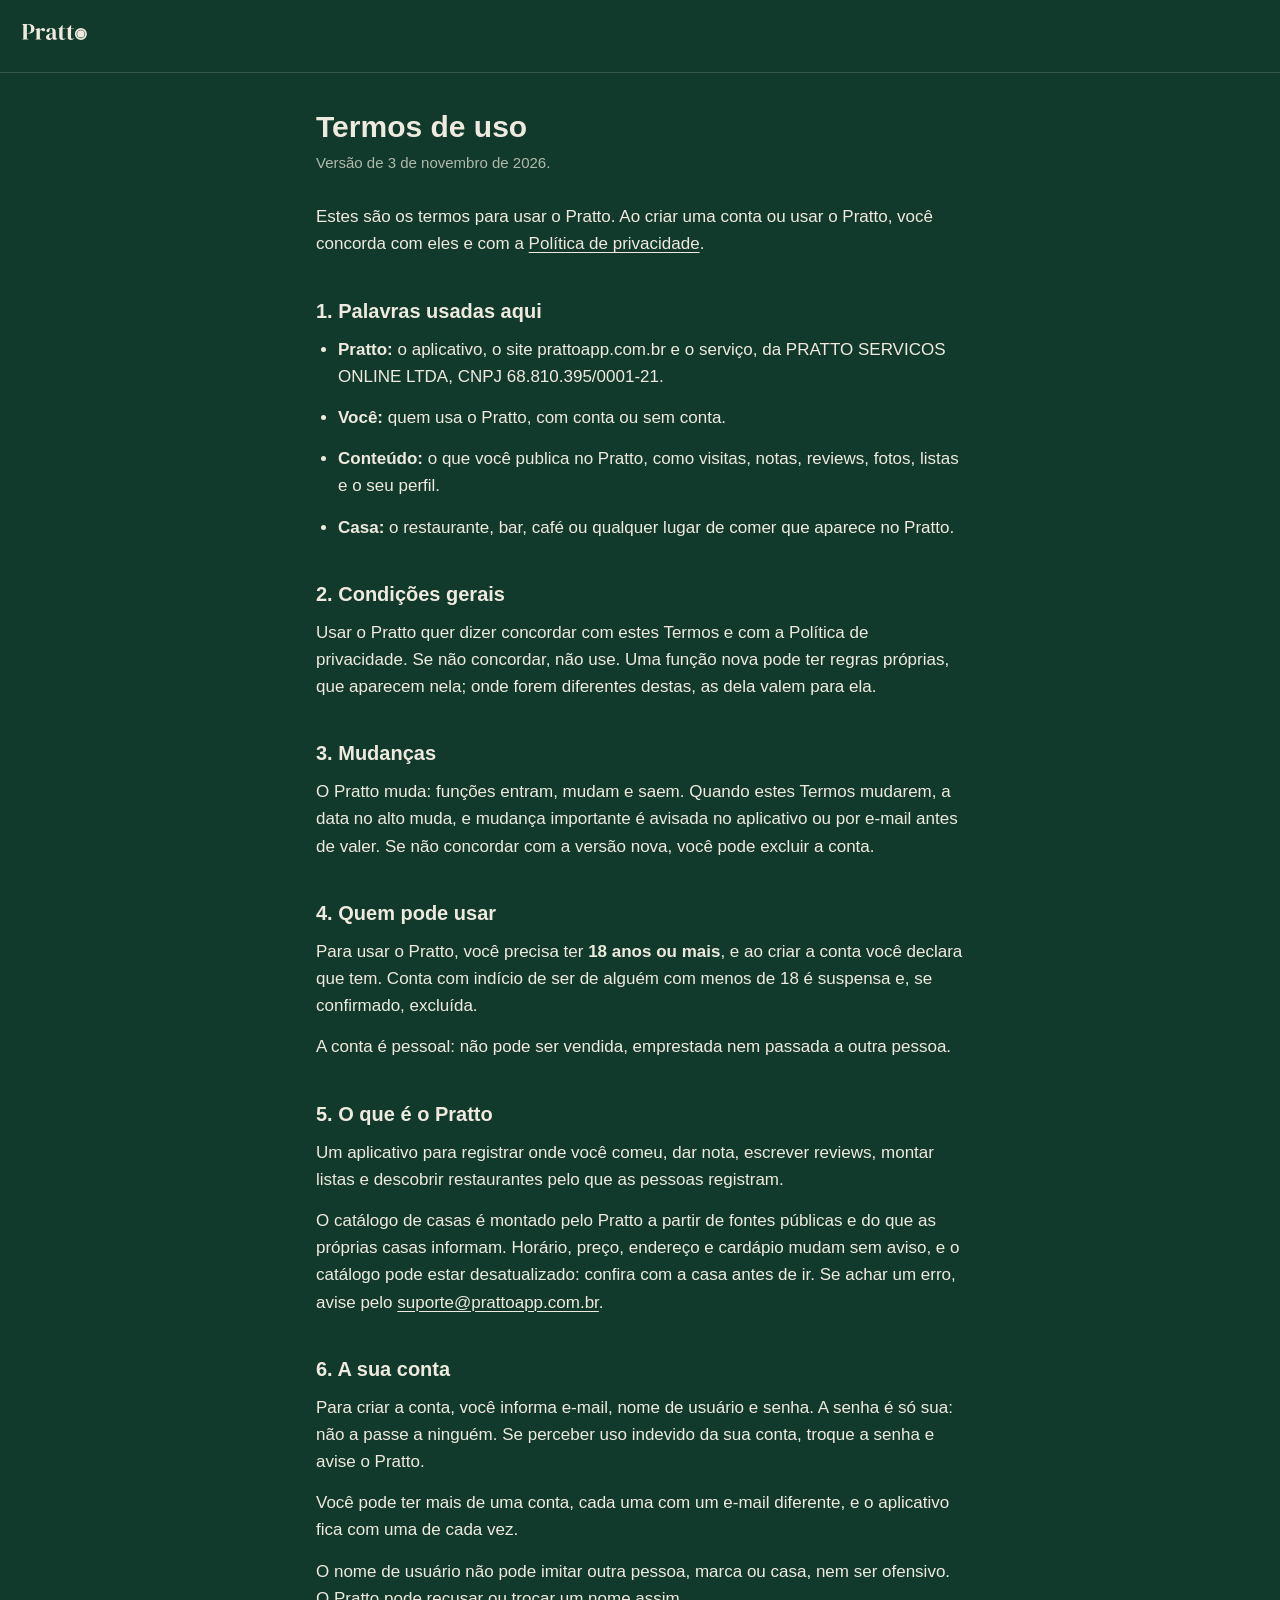
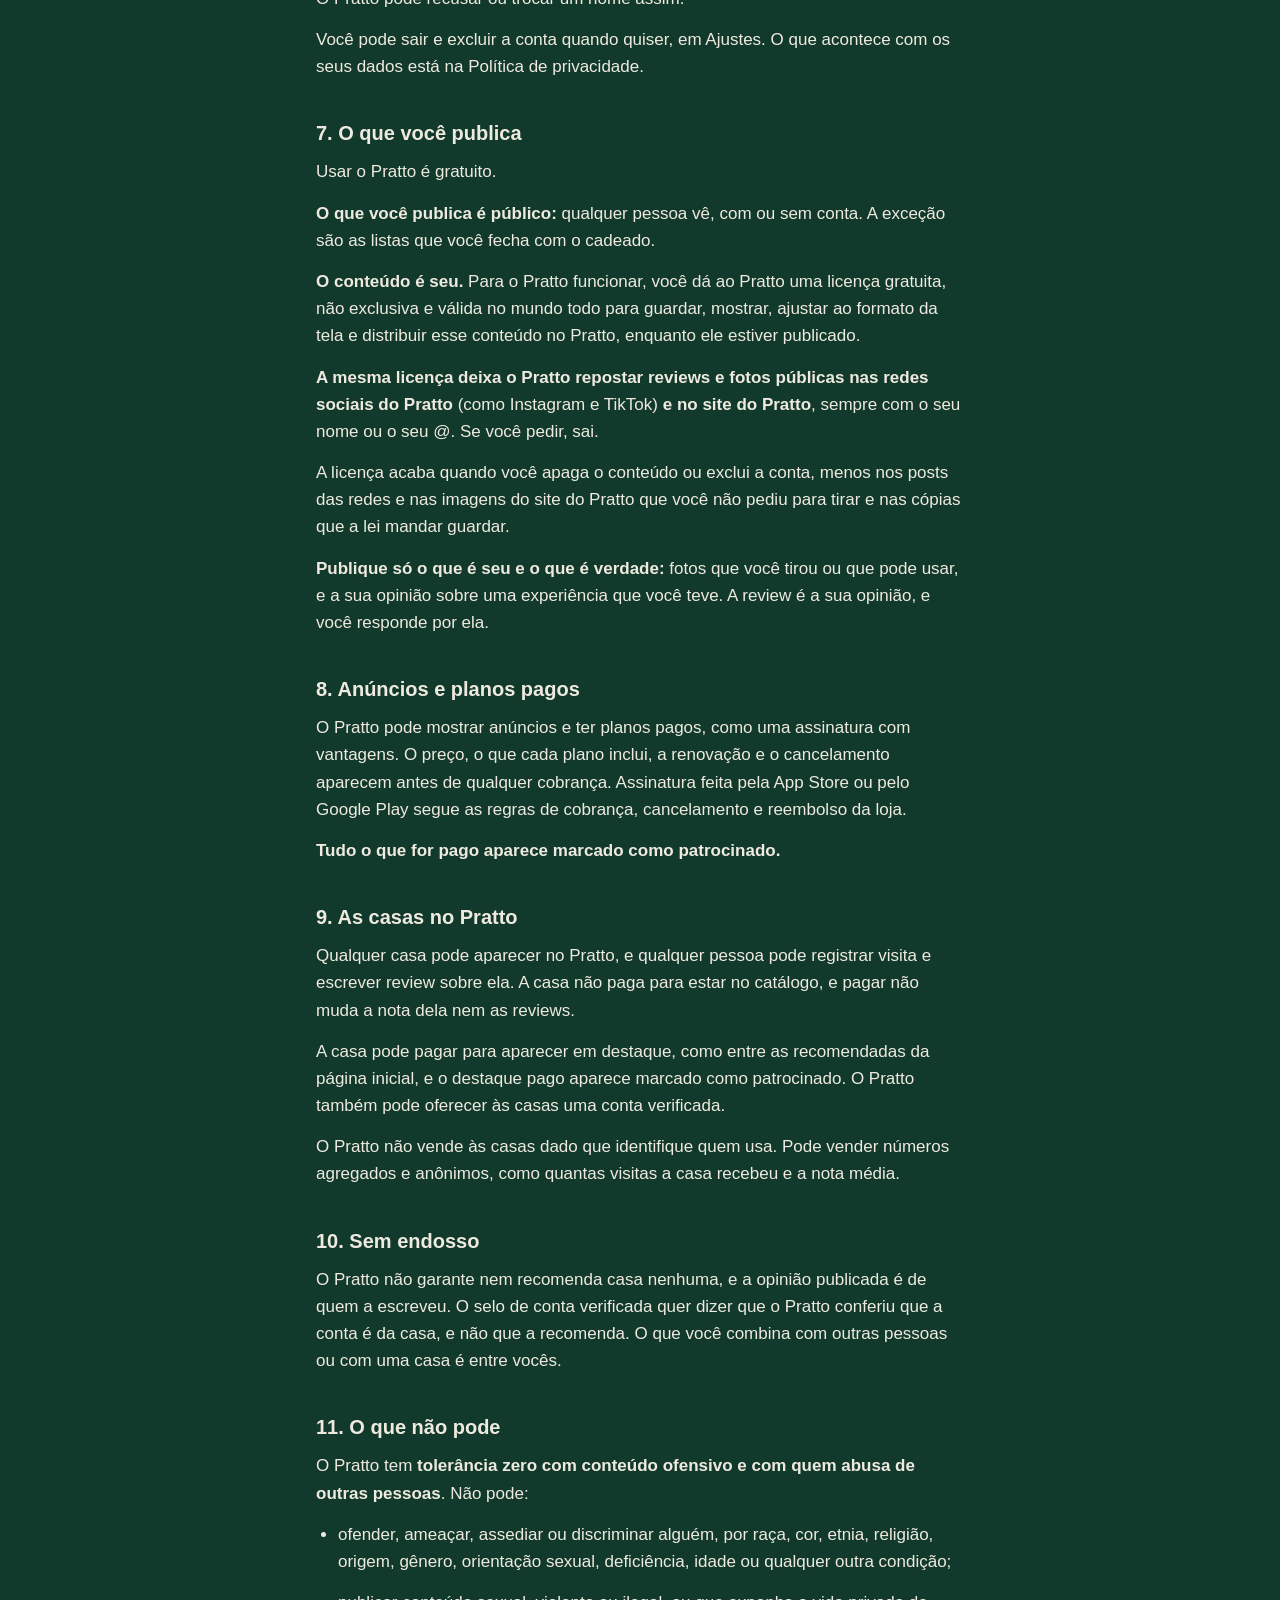
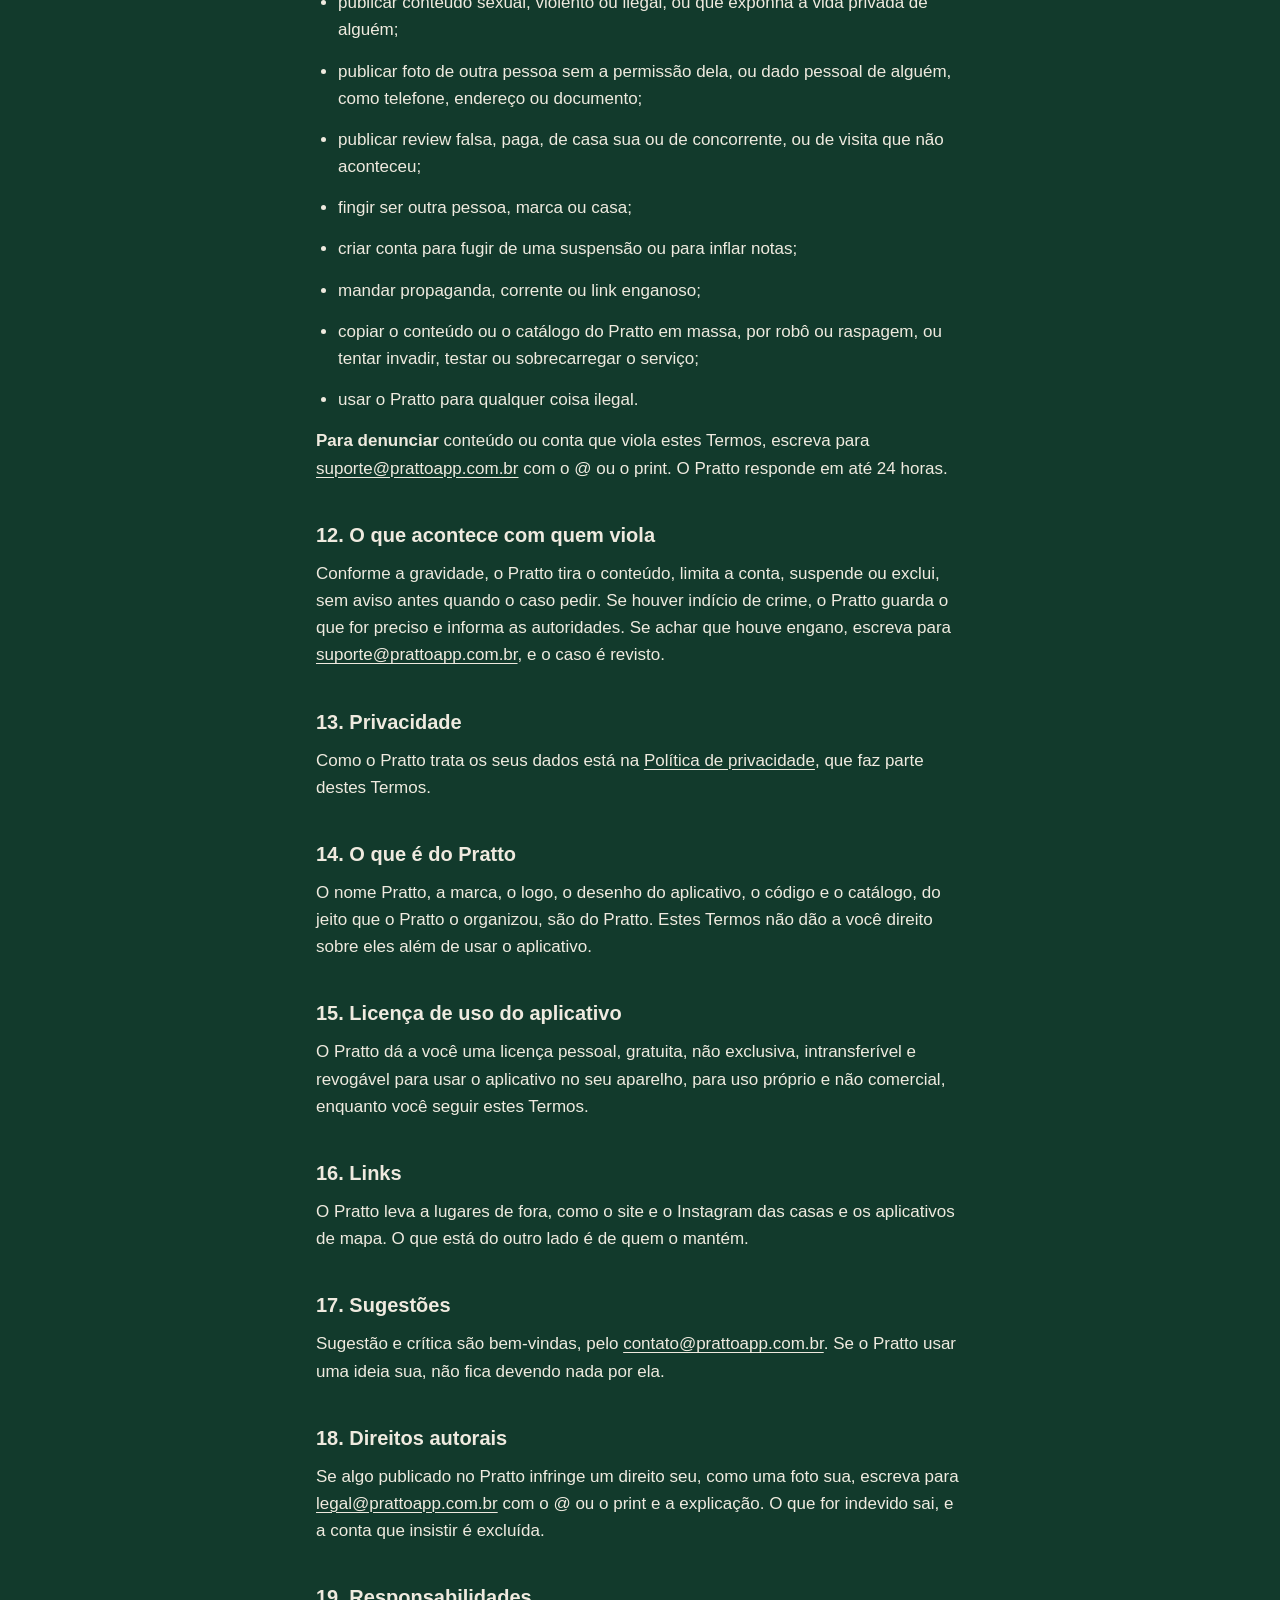
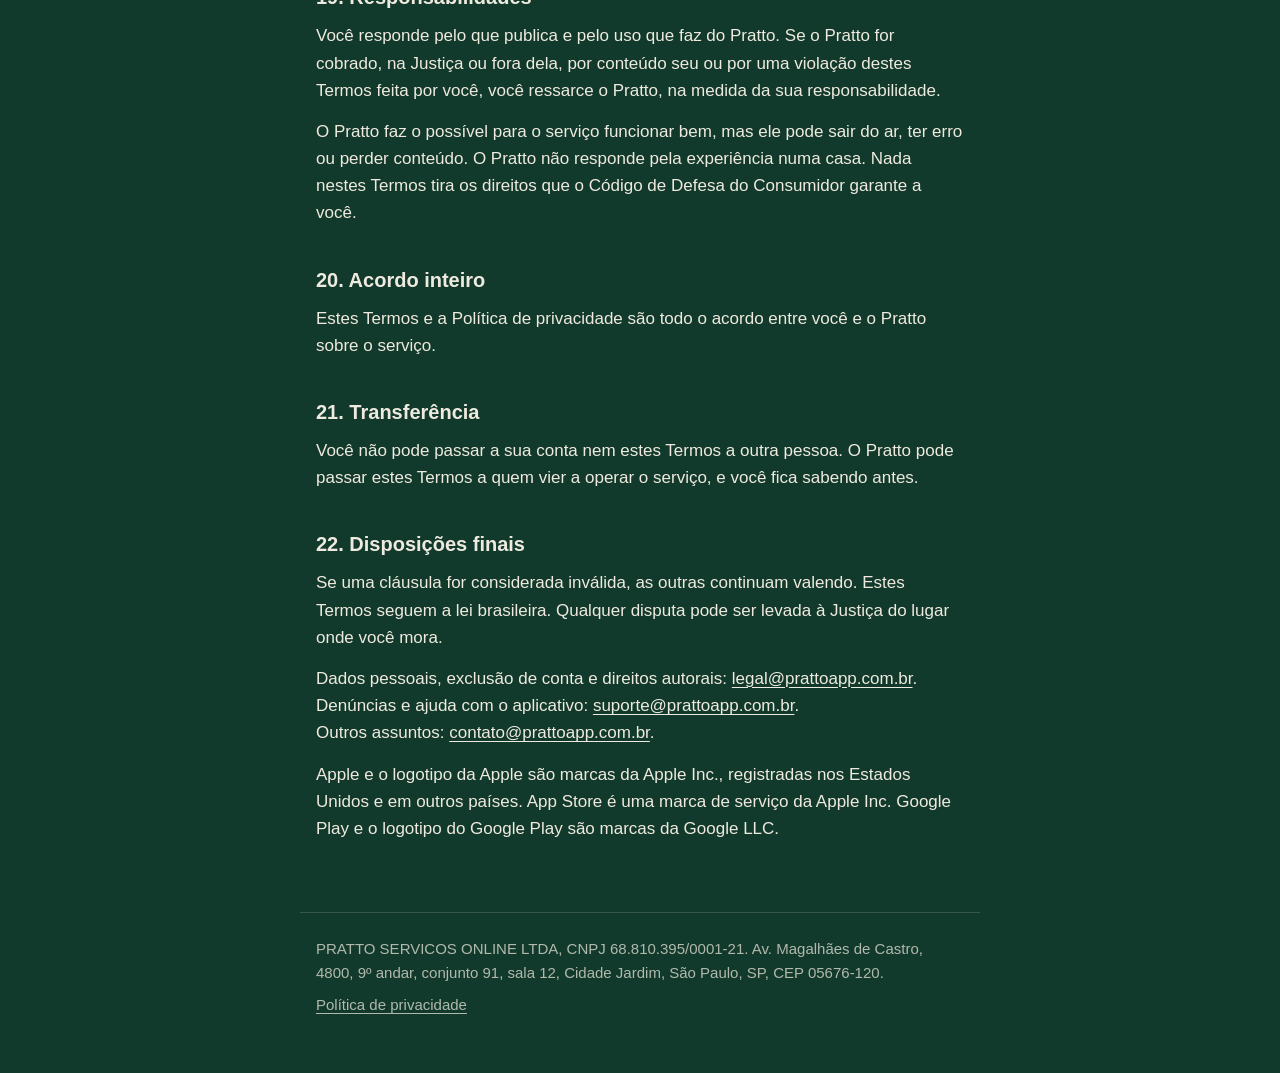
<file: termos/index.html>
<!doctype html>
<html lang="pt-BR">
  <head>
    <meta charset="utf-8" />
    <meta name="viewport" content="width=device-width, initial-scale=1" />
    <title>Termos de uso do Pratto</title>
    <meta name="description" content="Os termos para usar o Pratto." />
    <meta name="theme-color" content="#123a2c" />
    <link rel="icon" href="/icone.svg" type="image/svg+xml" />
    <link rel="apple-touch-icon" href="/icone-180.png" />
    <link rel="stylesheet" href="/estilo.css" />
  </head>
  <body>
    <header class="topo">
      <a href="/"><img src="/marca.svg" alt="Pratto" width="520" height="190" /></a>
    </header>

    <main class="texto">
      <h1>Termos de uso</h1>
      <p class="versao">Versão de 3 de novembro de 2026.</p>

      <p>
        Estes são os termos para usar o Pratto. Ao criar uma conta ou usar o Pratto, você concorda com eles e com a
        <a href="/privacidade/">Política de privacidade</a>.
      </p>

      <h2>1. Palavras usadas aqui</h2>
      <ul>
        <li>
          <strong>Pratto:</strong> o aplicativo, o site prattoapp.com.br e o serviço, da PRATTO SERVICOS ONLINE LTDA,
          CNPJ 68.810.395/0001-21.
        </li>
        <li><strong>Você:</strong> quem usa o Pratto, com conta ou sem conta.</li>
        <li>
          <strong>Conteúdo:</strong> o que você publica no Pratto, como visitas, notas, reviews, fotos, listas e o seu
          perfil.
        </li>
        <li><strong>Casa:</strong> o restaurante, bar, café ou qualquer lugar de comer que aparece no Pratto.</li>
      </ul>

      <h2>2. Condições gerais</h2>
      <p>
        Usar o Pratto quer dizer concordar com estes Termos e com a Política de privacidade. Se não concordar, não use.
        Uma função nova pode ter regras próprias, que aparecem nela; onde forem diferentes destas, as dela valem para
        ela.
      </p>

      <h2>3. Mudanças</h2>
      <p>
        O Pratto muda: funções entram, mudam e saem. Quando estes Termos mudarem, a data no alto muda, e mudança
        importante é avisada no aplicativo ou por e-mail antes de valer. Se não concordar com a versão nova, você pode
        excluir a conta.
      </p>

      <h2>4. Quem pode usar</h2>
      <p>
        Para usar o Pratto, você precisa ter <strong>18 anos ou mais</strong>, e ao criar a conta você declara que tem.
        Conta com indício de ser de alguém com menos de 18 é suspensa e, se confirmado, excluída.
      </p>
      <p>A conta é pessoal: não pode ser vendida, emprestada nem passada a outra pessoa.</p>

      <h2>5. O que é o Pratto</h2>
      <p>
        Um aplicativo para registrar onde você comeu, dar nota, escrever reviews, montar listas e descobrir
        restaurantes pelo que as pessoas registram.
      </p>
      <p>
        O catálogo de casas é montado pelo Pratto a partir de fontes públicas e do que as próprias casas informam.
        Horário, preço, endereço e cardápio mudam sem aviso, e o catálogo pode estar desatualizado: confira com a casa
        antes de ir. Se achar um erro, avise pelo <a href="mailto:suporte@prattoapp.com.br">suporte@prattoapp.com.br</a>.
      </p>

      <h2>6. A sua conta</h2>
      <p>
        Para criar a conta, você informa e-mail, nome de usuário e senha. A senha é só sua: não a passe a ninguém. Se
        perceber uso indevido da sua conta, troque a senha e avise o Pratto.
      </p>
      <p>
        Você pode ter mais de uma conta, cada uma com um e-mail diferente, e o aplicativo fica com uma de cada vez.
      </p>
      <p>
        O nome de usuário não pode imitar outra pessoa, marca ou casa, nem ser ofensivo. O Pratto pode recusar ou
        trocar um nome assim.
      </p>
      <p>
        Você pode sair e excluir a conta quando quiser, em Ajustes. O que acontece com os seus dados está na Política de
        privacidade.
      </p>

      <h2>7. O que você publica</h2>
      <p>Usar o Pratto é gratuito.</p>
      <p>
        <strong>O que você publica é público:</strong> qualquer pessoa vê, com ou sem conta. A exceção são as listas
        que você fecha com o cadeado.
      </p>
      <p>
        <strong>O conteúdo é seu.</strong> Para o Pratto funcionar, você dá ao Pratto uma licença gratuita, não
        exclusiva e válida no mundo todo para guardar, mostrar, ajustar ao formato da tela e distribuir esse conteúdo
        no Pratto, enquanto ele estiver publicado.
      </p>
      <p>
        <strong>A mesma licença deixa o Pratto repostar reviews e fotos públicas nas redes sociais do Pratto</strong>
        (como Instagram e TikTok) <strong>e no site do Pratto</strong>, sempre com o seu nome ou o seu @. Se você pedir,
        sai.
      </p>
      <p>
        A licença acaba quando você apaga o conteúdo ou exclui a conta, menos nos posts das redes e nas imagens do site
        do Pratto que você não pediu para tirar e nas cópias que a lei mandar guardar.
      </p>
      <p>
        <strong>Publique só o que é seu e o que é verdade:</strong> fotos que você tirou ou que pode usar, e a sua
        opinião sobre uma experiência que você teve. A review é a sua opinião, e você responde por ela.
      </p>

      <h2>8. Anúncios e planos pagos</h2>
      <p>
        O Pratto pode mostrar anúncios e ter planos pagos, como uma assinatura com vantagens. O preço, o
        que cada plano inclui, a renovação e o cancelamento aparecem antes de qualquer cobrança. Assinatura feita pela
        App Store ou pelo Google Play segue as regras de cobrança, cancelamento e reembolso da loja.
      </p>
      <p><strong>Tudo o que for pago aparece marcado como patrocinado.</strong></p>

      <h2>9. As casas no Pratto</h2>
      <p>
        Qualquer casa pode aparecer no Pratto, e qualquer pessoa pode registrar visita e escrever review sobre ela. A
        casa não paga para estar no catálogo, e pagar não muda a nota dela nem as reviews.
      </p>
      <p>
        A casa pode pagar para aparecer em destaque, como entre as recomendadas da página inicial, e o destaque pago
        aparece marcado como patrocinado. O Pratto também pode oferecer às casas uma conta verificada.
      </p>
      <p>
        O Pratto não vende às casas dado que identifique quem usa. Pode vender números agregados e anônimos, como
        quantas visitas a casa recebeu e a nota média.
      </p>

      <h2>10. Sem endosso</h2>
      <p>
        O Pratto não garante nem recomenda casa nenhuma, e a opinião publicada é de quem a escreveu. O selo de conta
        verificada quer dizer que o Pratto conferiu que a conta é da casa, e não que a recomenda. O que você combina
        com outras pessoas ou com uma casa é entre vocês.
      </p>

      <h2>11. O que não pode</h2>
      <p>
        O Pratto tem <strong>tolerância zero com conteúdo ofensivo e com quem abusa de outras pessoas</strong>. Não
        pode:
      </p>
      <ul>
        <li>
          ofender, ameaçar, assediar ou discriminar alguém, por raça, cor, etnia, religião, origem, gênero, orientação
          sexual, deficiência, idade ou qualquer outra condição;
        </li>
        <li>publicar conteúdo sexual, violento ou ilegal, ou que exponha a vida privada de alguém;</li>
        <li>
          publicar foto de outra pessoa sem a permissão dela, ou dado pessoal de alguém, como telefone, endereço ou
          documento;
        </li>
        <li>publicar review falsa, paga, de casa sua ou de concorrente, ou de visita que não aconteceu;</li>
        <li>fingir ser outra pessoa, marca ou casa;</li>
        <li>criar conta para fugir de uma suspensão ou para inflar notas;</li>
        <li>mandar propaganda, corrente ou link enganoso;</li>
        <li>
          copiar o conteúdo ou o catálogo do Pratto em massa, por robô ou raspagem, ou tentar invadir, testar ou
          sobrecarregar o serviço;
        </li>
        <li>usar o Pratto para qualquer coisa ilegal.</li>
      </ul>
      <p>
        <strong>Para denunciar</strong> conteúdo ou conta que viola estes Termos, escreva para
        <a href="mailto:suporte@prattoapp.com.br">suporte@prattoapp.com.br</a> com o @ ou o print. O Pratto responde em
        até 24 horas.
      </p>

      <h2>12. O que acontece com quem viola</h2>
      <p>
        Conforme a gravidade, o Pratto tira o conteúdo, limita a conta, suspende ou exclui, sem aviso antes quando o
        caso pedir. Se houver indício de crime, o Pratto guarda o que for preciso e informa as autoridades. Se achar
        que houve engano, escreva para <a href="mailto:suporte@prattoapp.com.br">suporte@prattoapp.com.br</a>, e o caso
        é revisto.
      </p>

      <h2>13. Privacidade</h2>
      <p>
        Como o Pratto trata os seus dados está na <a href="/privacidade/">Política de privacidade</a>, que faz parte
        destes Termos.
      </p>

      <h2>14. O que é do Pratto</h2>
      <p>
        O nome Pratto, a marca, o logo, o desenho do aplicativo, o código e o catálogo, do jeito que o Pratto o
        organizou, são do Pratto. Estes Termos não dão a você direito sobre eles além de usar o aplicativo.
      </p>

      <h2>15. Licença de uso do aplicativo</h2>
      <p>
        O Pratto dá a você uma licença pessoal, gratuita, não exclusiva, intransferível e revogável para usar o
        aplicativo no seu aparelho, para uso próprio e não comercial, enquanto você seguir estes Termos.
      </p>

      <h2>16. Links</h2>
      <p>
        O Pratto leva a lugares de fora, como o site e o Instagram das casas e os aplicativos de mapa. O que está do
        outro lado é de quem o mantém.
      </p>

      <h2>17. Sugestões</h2>
      <p>
        Sugestão e crítica são bem-vindas, pelo <a href="mailto:contato@prattoapp.com.br">contato@prattoapp.com.br</a>.
        Se o Pratto usar uma ideia sua, não fica devendo nada por ela.
      </p>

      <h2>18. Direitos autorais</h2>
      <p>
        Se algo publicado no Pratto infringe um direito seu, como uma foto sua, escreva para
        <a href="mailto:legal@prattoapp.com.br">legal@prattoapp.com.br</a> com o @ ou o print e a explicação. O que
        for indevido sai, e a conta que insistir é excluída.
      </p>

      <h2>19. Responsabilidades</h2>
      <p>
        Você responde pelo que publica e pelo uso que faz do Pratto. Se o Pratto for cobrado, na Justiça ou fora dela,
        por conteúdo seu ou por uma violação destes Termos feita por você, você ressarce o Pratto, na medida da sua
        responsabilidade.
      </p>
      <p>
        O Pratto faz o possível para o serviço funcionar bem, mas ele pode sair do ar, ter erro ou perder conteúdo. O
        Pratto não responde pela experiência numa casa. Nada nestes Termos tira os direitos que o Código de Defesa do
        Consumidor garante a você.
      </p>

      <h2>20. Acordo inteiro</h2>
      <p>Estes Termos e a Política de privacidade são todo o acordo entre você e o Pratto sobre o serviço.</p>

      <h2>21. Transferência</h2>
      <p>
        Você não pode passar a sua conta nem estes Termos a outra pessoa. O Pratto pode passar estes Termos a quem vier
        a operar o serviço, e você fica sabendo antes.
      </p>

      <h2>22. Disposições finais</h2>
      <p>
        Se uma cláusula for considerada inválida, as outras continuam valendo. Estes Termos seguem a lei brasileira.
        Qualquer disputa pode ser levada à Justiça do lugar onde você mora.
      </p>
      <p>
        Dados pessoais, exclusão de conta e direitos autorais:
        <a href="mailto:legal@prattoapp.com.br">legal@prattoapp.com.br</a>.<br />
        Denúncias e ajuda com o aplicativo: <a href="mailto:suporte@prattoapp.com.br">suporte@prattoapp.com.br</a>.<br />
        Outros assuntos: <a href="mailto:contato@prattoapp.com.br">contato@prattoapp.com.br</a>.
      </p>
      <p>
        Apple e o logotipo da Apple são marcas da Apple Inc., registradas nos Estados Unidos e em outros países. App
        Store é uma marca de serviço da Apple Inc. Google Play e o logotipo do Google Play são marcas da Google LLC.
      </p>
    </main>

    <footer class="pe">
      <p>
        PRATTO SERVICOS ONLINE LTDA, CNPJ 68.810.395/0001-21. Av. Magalhães de Castro, 4800, 9º andar, conjunto 91,
        sala 12, Cidade Jardim, São Paulo, SP, CEP 05676-120.
      </p>
      <p><a href="/privacidade/">Política de privacidade</a></p>
    </footer>
  </body>
</html>
</file>
<file: estilo.css>
:root {
  color-scheme: dark;
  --verde: #123a2c;
  --creme: #efeadf;
  --creme-suave: rgba(239, 234, 223, 0.72);
  --fio: rgba(239, 234, 223, 0.16);
}
* {
  box-sizing: border-box;
}
html {
  -webkit-text-size-adjust: 100%;
}
body {
  margin: 0;
  background: var(--verde);
  color: var(--creme);
  font: 17px/1.6 -apple-system, BlinkMacSystemFont, 'Segoe UI', Roboto, Helvetica, Arial, sans-serif;
}
a {
  color: inherit;
  text-decoration-thickness: 1px;
  text-underline-offset: 3px;
}
.topo {
  padding: 18px 16px;
  border-bottom: 1px solid var(--fio);
}
.topo a {
  display: inline-block;
}
.topo img {
  display: block;
  width: auto;
  height: 28px;
}
.texto {
  max-width: 680px;
  margin: 0 auto;
  padding: 36px 16px 56px;
}
h1 {
  margin: 0 0 6px;
  font-size: 30px;
  line-height: 1.2;
}
.versao {
  margin: 0 0 28px;
  color: var(--creme-suave);
  font-size: 15px;
}
h2 {
  margin: 40px 0 12px;
  font-size: 20px;
  line-height: 1.3;
}
p,
li {
  margin: 0 0 14px;
}
ul {
  margin: 0 0 14px;
  padding-left: 22px;
}
.pe {
  max-width: 680px;
  margin: 0 auto;
  padding: 24px 16px 48px;
  border-top: 1px solid var(--fio);
  color: var(--creme-suave);
  font-size: 15px;
}
.pe p {
  margin: 0 0 8px;
}
</file>
